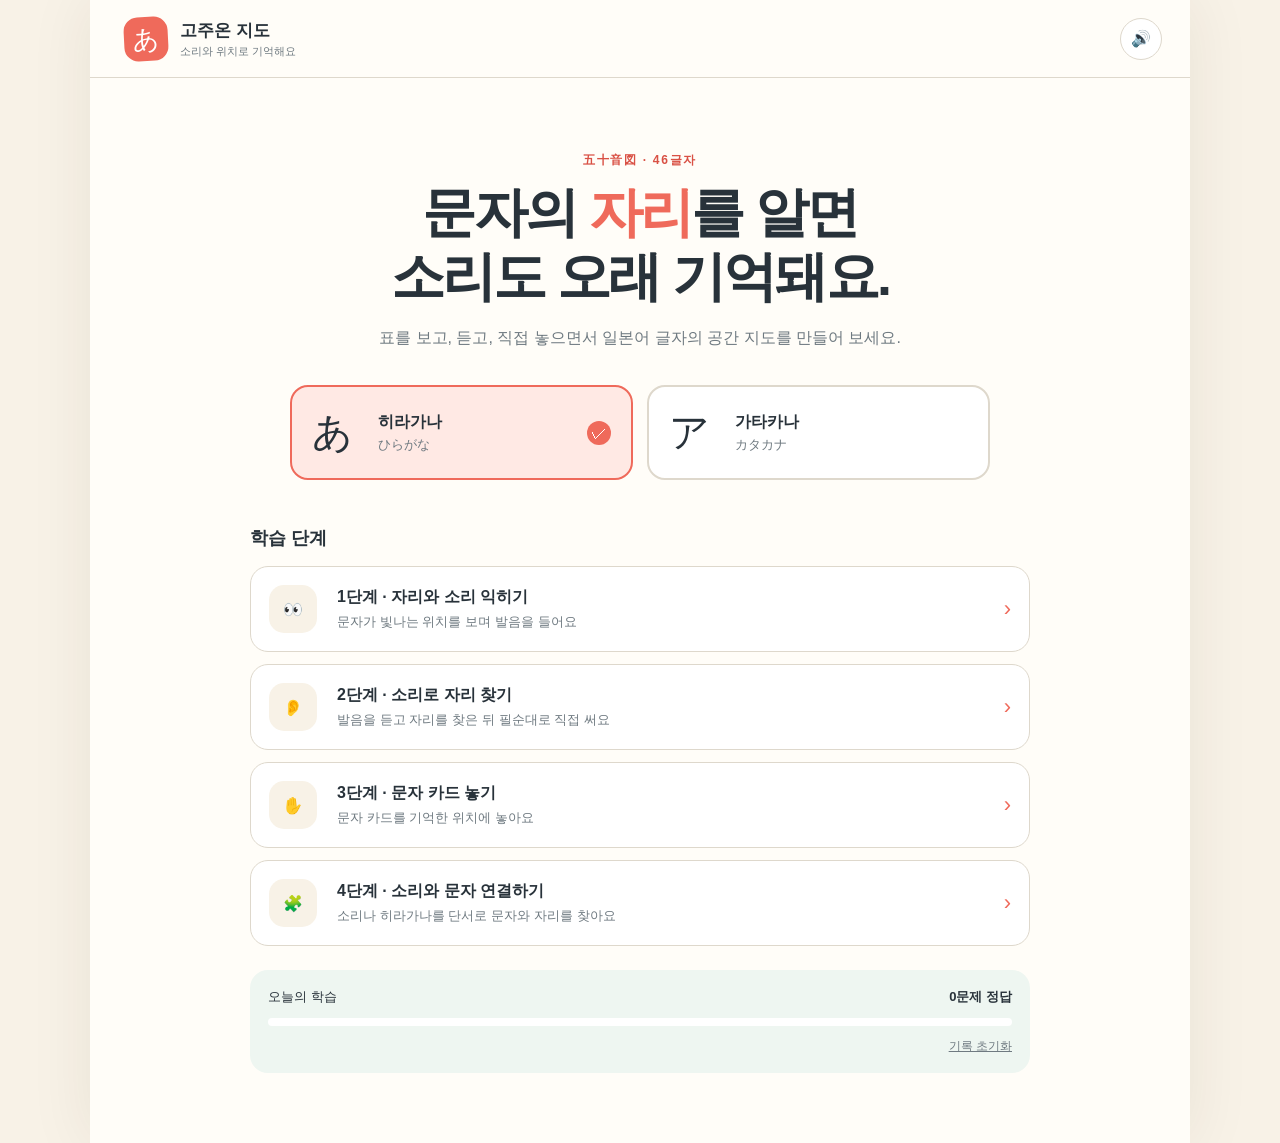
<file: index.html>
<!doctype html>
<html lang="ko">
  <head>
    <meta charset="UTF-8" />
    <meta name="viewport" content="width=device-width, initial-scale=1.0" />
    <meta name="theme-color" content="#f26b5b" />
    <meta name="description" content="소리와 위치로 익히는 히라가나·가타카나 오십음도 학습" />
    <title>고주온 지도</title>
    <link rel="stylesheet" href="styles.css" />
  </head>
  <body>
    <div class="app-shell">
      <header class="topbar">
        <button class="brand" id="homeButton" aria-label="처음으로">
          <span class="brand-mark">あ</span>
          <span><strong>고주온 지도</strong><small>소리와 위치로 기억해요</small></span>
        </button>
        <button class="icon-button" id="soundButton" aria-label="소리 켜기/끄기" title="소리 켜기/끄기">🔊</button>
      </header>

      <main>
        <section id="homeScreen" class="screen active">
          <div class="hero">
            <p class="eyebrow">五十音図 · 46글자</p>
            <h1>문자의 <em>자리</em>를 알면<br />소리도 오래 기억돼요.</h1>
            <p>표를 보고, 듣고, 직접 놓으면서 일본어 글자의 공간 지도를 만들어 보세요.</p>
          </div>

          <div class="script-picker" role="group" aria-label="문자 선택">
            <button class="script-card selected" data-script="hiragana">
              <span class="sample">あ</span><span><strong>히라가나</strong><small>ひらがな</small></span><span class="check">✓</span>
            </button>
            <button class="script-card" data-script="katakana">
              <span class="sample">ア</span><span><strong>가타카나</strong><small>カタカナ</small></span><span class="check">✓</span>
            </button>
          </div>

          <h2 class="section-title">학습 단계</h2>
          <div class="lesson-list" id="lessonList"></div>

          <div class="progress-card">
            <div><span>오늘의 학습</span><strong id="totalCorrect">0문제 정답</strong></div>
            <div class="progress-track"><div id="progressFill"></div></div>
            <button id="resetProgress" class="text-button">기록 초기화</button>
          </div>
        </section>

        <section id="lessonScreen" class="screen">
          <div class="lesson-header">
            <button class="back-button" id="backButton">← 나가기</button>
            <div class="lesson-heading">
              <span id="lessonBadge">히라가나 · 1단계</span>
              <h1 id="lessonTitle">자리와 소리 익히기</h1>
            </div>
            <div class="score-pill"><span id="questionProgress">1 / 10</span><strong id="scoreText">정답 0</strong></div>
          </div>

          <div class="instruction" id="instruction"></div>
          <div class="prompt-card" id="promptCard" hidden>
            <span class="prompt-label" id="promptLabel">들리는 문자의 자리를 찾아보세요</span>
            <strong id="promptCharacter"></strong>
            <span id="rowHint" class="row-hint" hidden></span>
            <button id="replayButton" class="replay-button">▶ 소리 듣기</button>
          </div>

          <div class="board-wrap">
            <div id="gojuonBoard" class="gojuon-board" aria-label="오십음도표"></div>
          </div>

          <div id="cardArea" class="card-area" hidden>
            <p>문자 카드를 선택한 뒤 알맞은 칸을 누르세요.</p>
            <div id="cardTray" class="card-tray"></div>
          </div>

          <div class="lesson-actions">
            <button id="playSequenceButton" class="primary-button">▶ 학습 시작</button>
            <button id="nextButton" class="primary-button" hidden>다음 문제 →</button>
          </div>
          <div id="feedback" class="feedback" aria-live="polite"></div>
        </section>

        <section id="resultScreen" class="screen result-screen">
          <div class="result-icon">花</div>
          <p class="eyebrow">학습 완료</p>
          <h1 id="resultTitle">참 잘했어요!</h1>
          <p id="resultSummary"></p>
          <div class="result-stats">
            <div><strong id="resultScore">0</strong><span>정답</span></div>
            <div><strong id="resultAccuracy">0%</strong><span>정확도</span></div>
          </div>
          <button id="retryButton" class="primary-button">한 번 더 하기</button>
          <button id="resultHomeButton" class="secondary-button">학습 단계로 돌아가기</button>
        </section>
      </main>

      <div id="strokePractice" class="stroke-practice" hidden>
        <div class="stroke-backdrop"></div>
        <section class="stroke-dialog" role="dialog" aria-modal="true" aria-labelledby="strokeTitle">
          <p class="eyebrow">필순 안내</p>
          <h2 id="strokeTitle"><span id="strokeCharacter">あ</span>를 따라 써보세요</h2>
          <p class="stroke-description">붉은 선이 나타나는 순서와 방향을 잘 살펴보세요.</p>
          <div class="stroke-canvas">
            <span class="guide-line vertical"></span>
            <span class="guide-line horizontal"></span>
            <img id="strokeImage" alt="문자 획순 애니메이션" />
          </div>
          <button id="replayStrokeButton" class="secondary-button">↻ 필순 다시 보기</button>
          <div class="paper-prompt">
            <span>✏️</span>
            <div><strong>이제 종이나 연습장에 직접 써보세요.</strong><small>천천히 필순을 지키며 3번 써봅니다.</small></div>
          </div>
          <button id="writingDoneButton" class="primary-button">다 썼어요 →</button>
        </section>
      </div>
    </div>
    <script src="app.js"></script>
  </body>
</html>
</file>
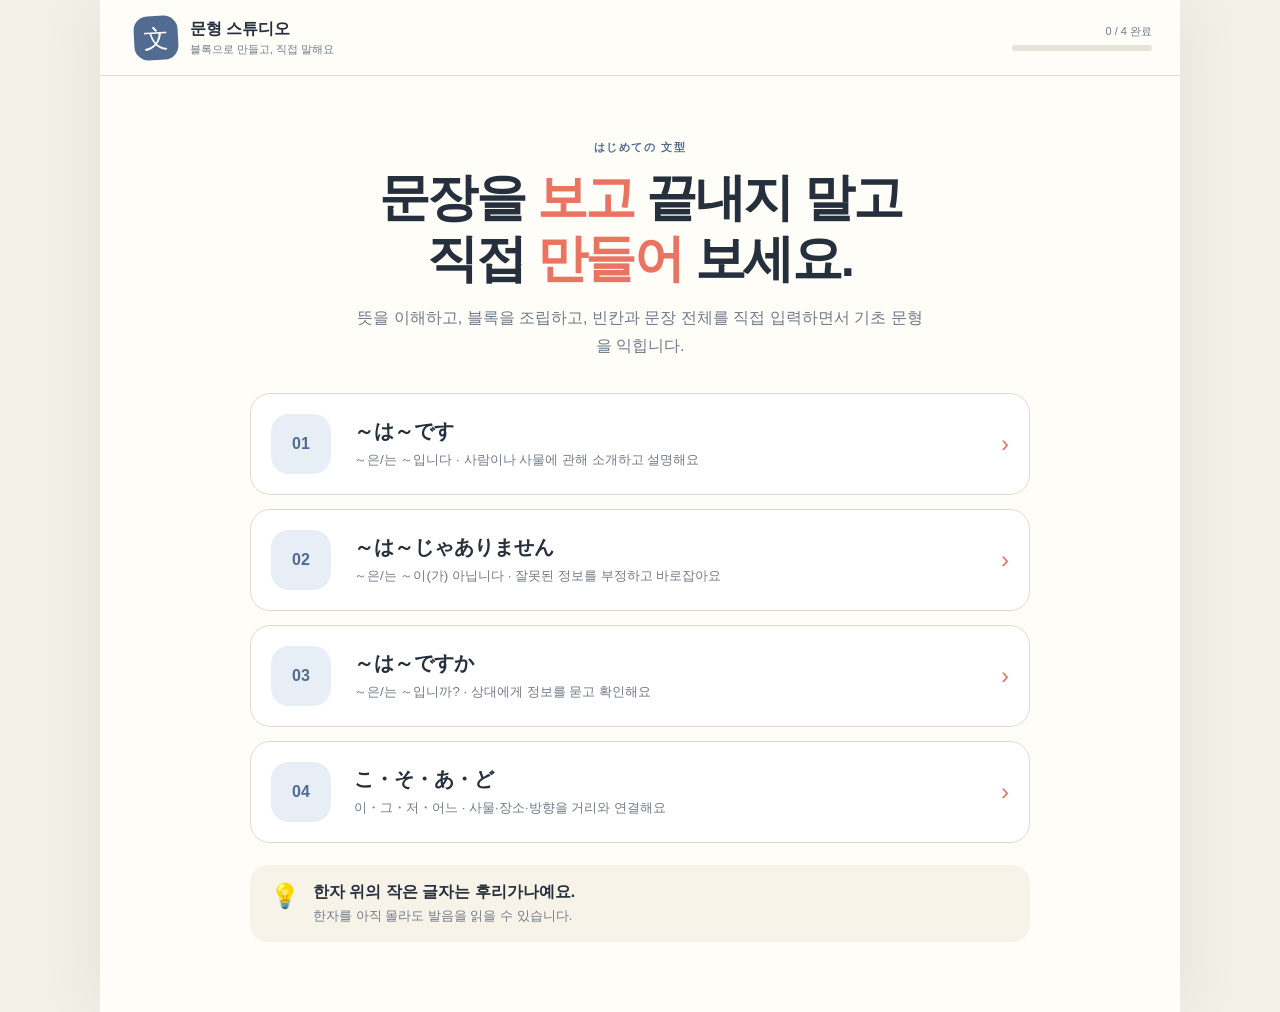
<file: bunkei-app/index.html>
<!doctype html>
<html lang="ko">
  <head>
    <meta charset="UTF-8" />
    <meta name="viewport" content="width=device-width, initial-scale=1.0" />
    <meta name="theme-color" content="#516b91" />
    <meta name="description" content="블록과 공간으로 익히는 일본어 기초 문형 학습 앱" />
    <title>문형 스튜디오</title>
    <link rel="stylesheet" href="styles.css" />
    <link rel="stylesheet" href="spiral.css" />
  </head>
  <body>
    <div class="app-shell">
      <header class="topbar">
        <button class="brand" id="homeButton" aria-label="처음으로">
          <span class="brand-mark">文</span>
          <span><strong>문형 스튜디오</strong><small>블록으로 만들고, 직접 말해요</small></span>
        </button>
        <div class="top-progress" aria-label="학습 진도"><span id="progressText">0 / 4 완료</span><div><i id="progressFill"></i></div></div>
      </header>

      <main>
        <section id="homeScreen" class="screen active">
          <div class="hero">
            <p class="eyebrow">はじめての 文型</p>
            <h1>문장을 <em>보고</em> 끝내지 말고<br />직접 <em>만들어</em> 보세요.</h1>
            <p>뜻을 이해하고, 블록을 조립하고, 빈칸과 문장 전체를 직접 입력하면서 기초 문형을 익힙니다.</p>
          </div>
          <div class="unit-list" id="unitList"></div>
          <aside class="study-tip"><span>💡</span><div><strong>한자 위의 작은 글자는 후리가나예요.</strong><p>한자를 아직 몰라도 발음을 읽을 수 있습니다.</p></div></aside>
        </section>

        <section id="lessonScreen" class="screen">
          <header class="lesson-header">
            <button class="back-button" id="backButton">← 단원 선택</button>
            <div><span id="unitBadge">1단원</span><h1 id="unitTitle">～は～です</h1></div>
          </header>

          <nav class="phase-tabs" aria-label="학습 단계">
            <button data-phase="learn" class="active">1. 알아보기</button>
            <button data-phase="blocks">2. 블록 연습</button>
            <button data-phase="typing">3. 빈칸 입력</button>
            <button data-phase="full">4. 문장 입력</button>
          </nav>

          <section id="learnPhase" class="phase active"></section>

          <section id="blocksPhase" class="phase">
            <div class="practice-head">
              <p class="eyebrow">BLOCK PRACTICE</p>
              <h2>한국어에 맞게 문장을 만드세요.</h2>
              <span id="blockCounter">1 / 4</span>
            </div>
            <article class="question-card">
              <div id="sceneVisual" class="scene-visual"></div>
              <p id="koreanPrompt" class="korean-prompt"></p>
              <div id="answerZone" class="answer-zone" aria-label="문장 답안"></div>
              <div id="blockBank" class="block-bank" aria-label="선택할 문장 블록"></div>
              <div class="button-row">
                <button id="undoBlock" class="secondary-button">↶ 하나 되돌리기</button>
                <button id="checkBlocks" class="primary-button">정답 확인</button>
              </div>
              <p id="blockFeedback" class="feedback" aria-live="polite"></p>
            </article>
          </section>

          <section id="typingPhase" class="phase">
            <div class="practice-head">
              <p class="eyebrow">SPIRAL PRACTICE</p>
              <h2>문장의 빈칸에 들어갈 어휘를 입력하세요.</h2>
              <span id="typingCounter">1 / 4</span>
            </div>
            <article class="typing-card">
              <p id="clozeKorean" class="korean-prompt"></p>
              <div id="clozeSentence" class="cloze-sentence"></div>
              <span class="typing-label">후보 어휘를 참고해 빈칸의 읽기를 입력하세요.</span>
              <div id="candidateWords" class="candidate-words"></div>
              <input id="clozeInput" class="japanese-input" lang="ja" inputmode="text" autocomplete="off" placeholder="일본어로 입력" />
              <button id="checkTyping" class="primary-button">입력 확인</button>
              <p id="typingFeedback" class="feedback" aria-live="polite"></p>
              <div id="exampleAfterTyping" class="example-after" hidden></div>
            </article>
          </section>

          <section id="fullPhase" class="phase">
            <div class="practice-head">
              <p class="eyebrow">FINAL SENTENCE</p>
              <h2>한국어 문장을 일본어로 완성하세요.</h2>
              <span>1문제</span>
            </div>
            <article class="typing-card">
              <div class="vocab-icon">✍️</div>
              <span class="typing-label">문장 전체를 일본어로 입력하세요.</span>
              <h3 id="fullKorean"></h3>
              <input id="fullInput" class="japanese-input full-input" lang="ja" inputmode="text" autocomplete="off" placeholder="일본어 문장 입력" />
              <p class="input-note">띄어쓰기와 문장부호는 채점에 영향을 주지 않습니다.</p>
              <button id="checkFull" class="primary-button">문장 확인</button>
              <p id="fullFeedback" class="feedback" aria-live="polite"></p>
              <div id="fullAnswer" class="example-after" hidden></div>
            </article>
          </section>
        </section>
      </main>
    </div>
    <script src="app.js"></script>
  </body>
</html>
</file>
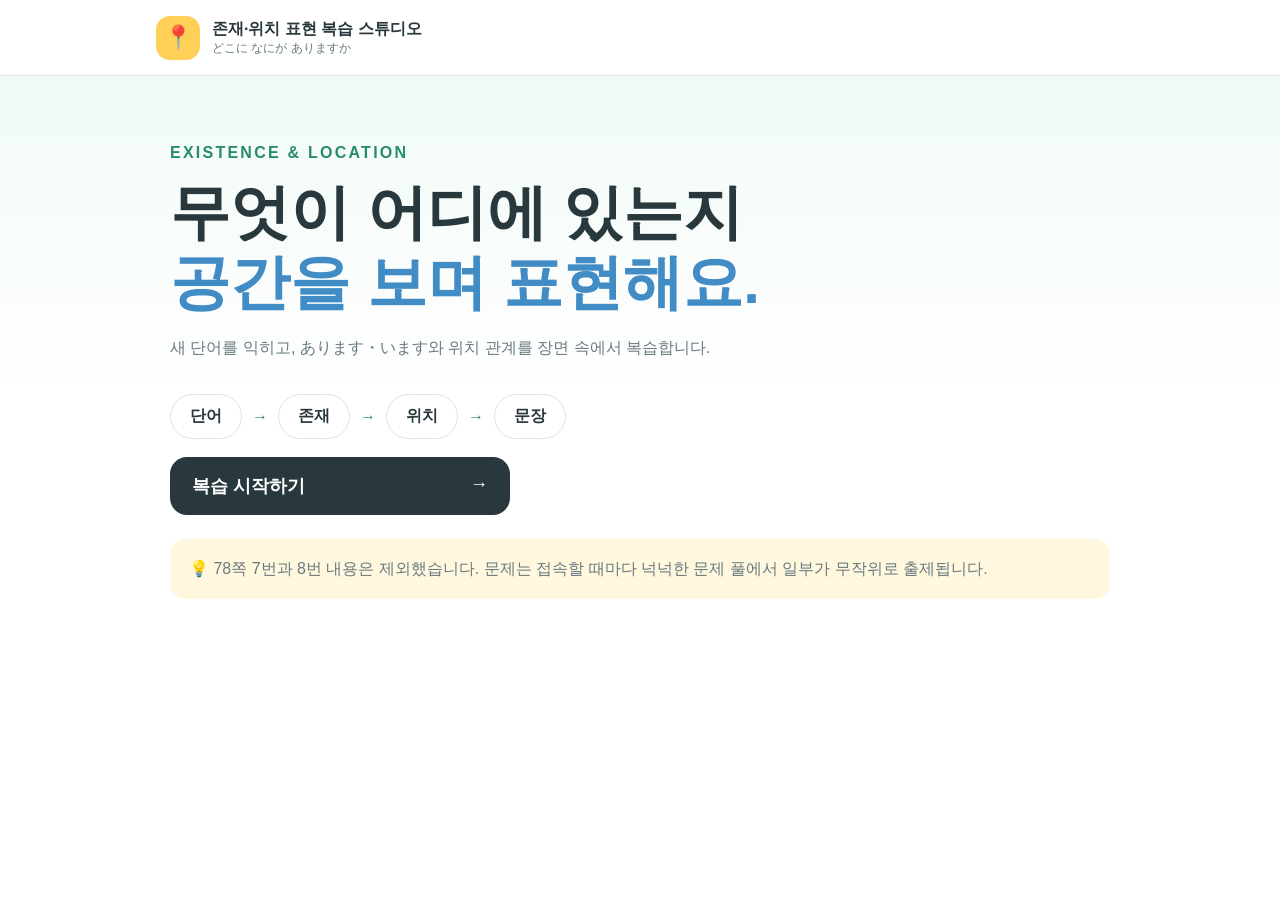
<file: existence-review-app/index.html>
<!doctype html>
<html lang="ko">
<head>
  <meta charset="utf-8">
  <meta name="viewport" content="width=device-width,initial-scale=1">
  <title>존재·위치 표현 복습 스튜디오</title>
  <link rel="stylesheet" href="styles.css">
  <link rel="stylesheet" href="scene-fix.css">
</head>
<body>
<header><button id="homeBtn" class="brand"><b>📍</b><span><strong>존재·위치 표현 복습 스튜디오</strong><small>どこに なにが ありますか</small></span></button></header>
<main>
  <section id="home" class="screen active">
    <p class="eyebrow">EXISTENCE & LOCATION</p>
    <h1>무엇이 어디에 있는지<br><em>공간을 보며 표현해요.</em></h1>
    <p class="lead">새 단어를 익히고, あります・います와 위치 관계를 장면 속에서 복습합니다.</p>
    <div class="route"><span>단어</span><i>→</i><span>존재</span><i>→</i><span>위치</span><i>→</i><span>문장</span></div>
    <button id="startBtn" class="start">복습 시작하기 <b>→</b></button>
    <aside>💡 78쪽 7번과 8번 내용은 제외했습니다. 문제는 접속할 때마다 넉넉한 문제 풀에서 일부가 무작위로 출제됩니다.</aside>
  </section>
  <section id="lesson" class="screen">
    <button id="backBtn" class="back">← 처음으로</button>
    <div class="lesson-title"><span>復習</span><div><h2>존재와 위치 관계</h2><p>あります・います・위치 명사</p></div></div>
    <nav id="tabs"></nav><div id="content"></div>
  </section>
</main>
<script src="app.js?v=2"></script>
</body>
</html>
</file>
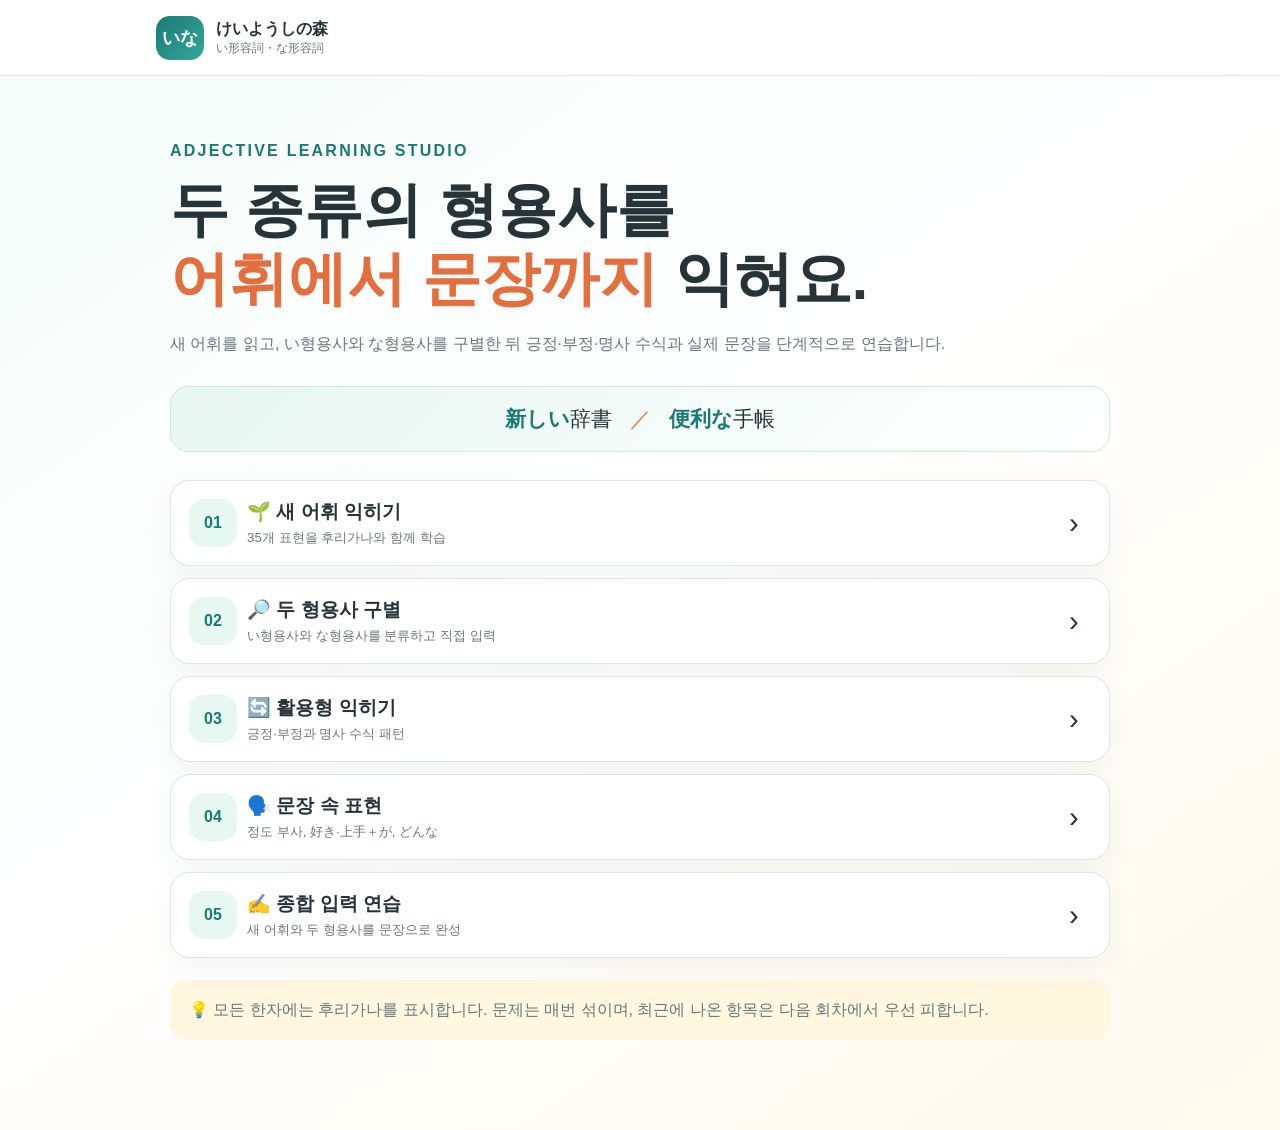
<file: keiyoushi-no-mori/index.html>
<!doctype html>
<html lang="ko">
<head>
  <meta charset="utf-8">
  <meta name="viewport" content="width=device-width,initial-scale=1">
  <meta name="theme-color" content="#197a74">
  <meta name="description" content="새 어휘와 문장으로 익히는 일본어 い형용사·な형용사 학습 앱">
  <title>けいようしの森 — い・な형용사 학습</title>
  <link rel="stylesheet" href="style.css?v=3">
  <link rel="stylesheet" href="improvements.css?v=3">
</head>
<body>
<header><button id="homeBtn" class="brand"><b>いな</b><span><strong>けいようしの森</strong><small>い形容詞・な形容詞</small></span></button></header>
<main>
  <section id="home" class="screen active">
    <p class="eyebrow">ADJECTIVE LEARNING STUDIO</p>
    <h1>두 종류의 형용사를<br><em>어휘에서 문장까지</em> 익혀요.</h1>
    <p class="lead">새 어휘를 읽고, い형용사와 な형용사를 구별한 뒤 긍정·부정·명사 수식과 실제 문장을 단계적으로 연습합니다.</p>
    <div class="preview"><span><b>新しい</b>辞書</span><i>／</i><span><b>便利な</b>手帳</span></div>
    <div id="unitList" class="unit-list"></div>
    <aside>💡 모든 한자에는 후리가나를 표시합니다. 문제는 매번 섞이며, 최근에 나온 항목은 다음 회차에서 우선 피합니다.</aside>
  </section>
  <section id="lesson" class="screen">
    <button id="backBtn" class="back">← 학습 선택</button>
    <div class="lesson-title"><span id="badge"></span><div><h2 id="title"></h2><p id="subtitle"></p></div></div>
    <nav id="tabs"></nav><div id="content"></div>
  </section>
</main>
<script src="script.js?v=3"></script>
</body>
</html>
</file>
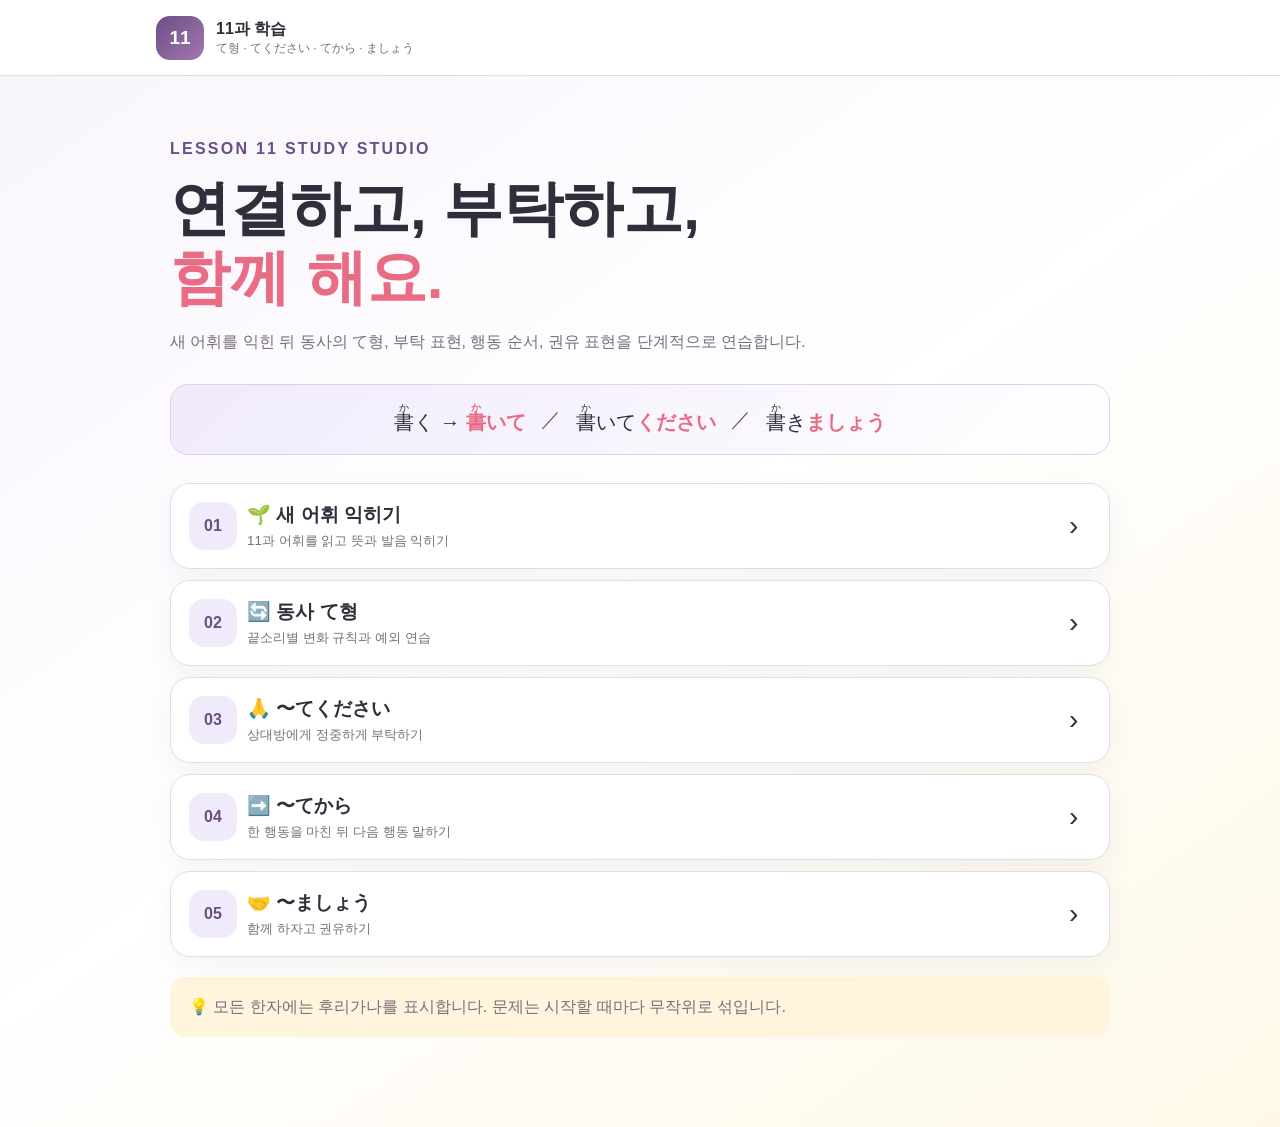
<file: lesson11-app/index.html>
<!doctype html><html lang="ko"><head><meta charset="utf-8"><meta name="viewport" content="width=device-width,initial-scale=1"><meta name="theme-color" content="#6b4d87"><meta name="description" content="일본어 11과 어휘, 동사 て형, てください, てから, ましょう 학습 앱"><title>11과 학습 — て형과 ましょう</title><link rel="stylesheet" href="style.css?v=1"></head>
<body><header><button id="homeBtn" class="brand"><b>11</b><span><strong>11과 학습</strong><small>て형 · てください · てから · ましょう</small></span></button></header><main>
<section id="home" class="screen active"><p class="eyebrow">LESSON 11 STUDY STUDIO</p><h1>연결하고, 부탁하고,<br><em>함께 해요.</em></h1><p class="lead">새 어휘를 익힌 뒤 동사의 て형, 부탁 표현, 행동 순서, 권유 표현을 단계적으로 연습합니다.</p><div class="preview"><span><ruby>書<rt>か</rt></ruby>く → <b><ruby>書<rt>か</rt></ruby>いて</b></span><i>／</i><span><ruby>書<rt>か</rt></ruby>いて<b>ください</b></span><i>／</i><span><ruby>書<rt>か</rt></ruby>き<b>ましょう</b></span></div><div id="unitList" class="unit-list"></div><aside>💡 모든 한자에는 후리가나를 표시합니다. 문제는 시작할 때마다 무작위로 섞입니다.</aside></section>
<section id="lesson" class="screen"><button id="backBtn" class="back">← 학습 선택</button><div class="lesson-title"><span id="badge"></span><div><h2 id="title"></h2><p id="subtitle"></p></div></div><nav id="tabs"></nav><div id="content"></div></section>
</main><script src="script.js?v=1"></script></body></html>
</file>
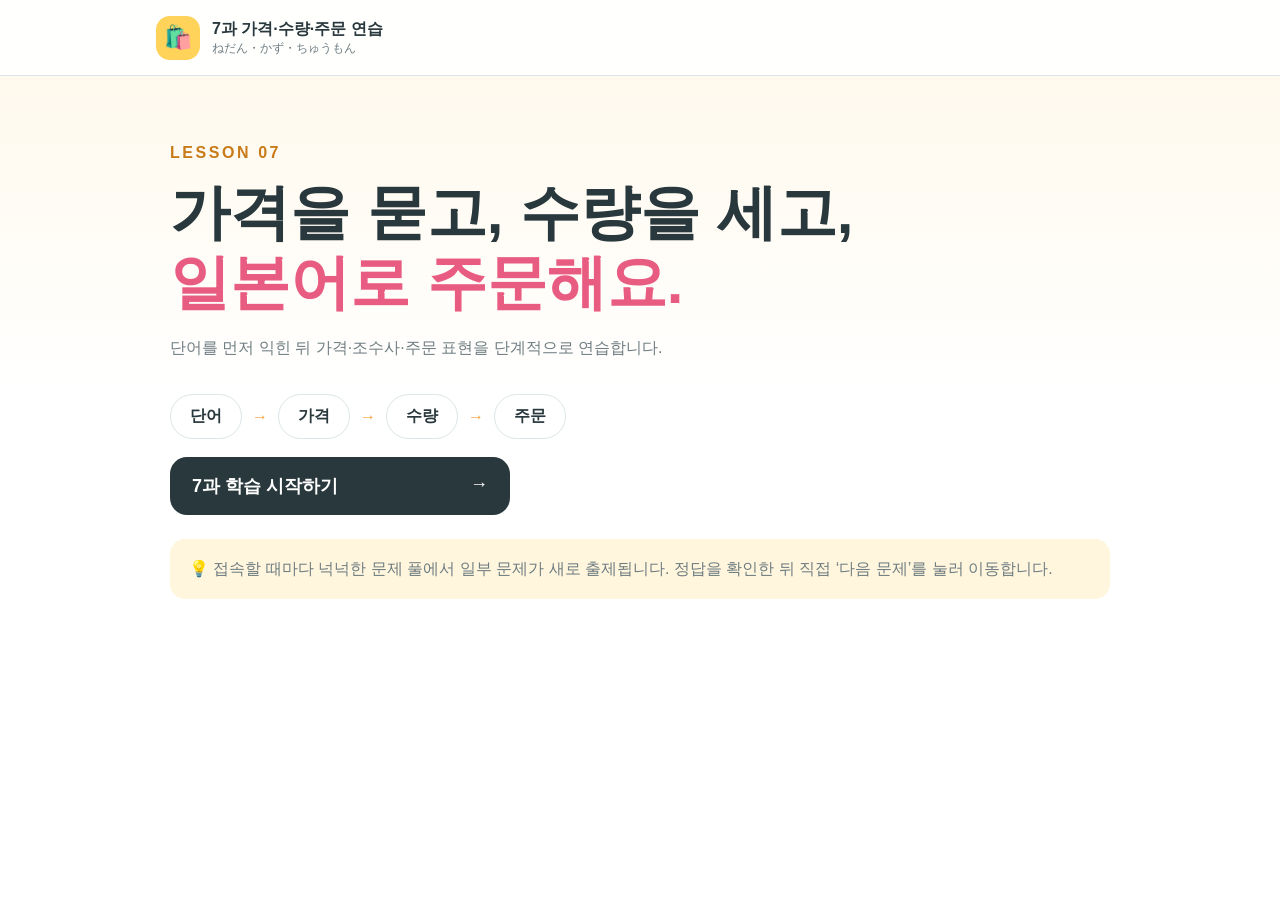
<file: lesson7-app/index.html>
<!doctype html>
<html lang="ko">
<head>
  <meta charset="utf-8">
  <meta name="viewport" content="width=device-width, initial-scale=1">
  <title>7과 가격·수량·주문 연습</title>
  <link rel="stylesheet" href="styles.css">
</head>
<body>
  <header>
    <button id="homeBtn" class="brand" type="button">
      <b>🛍️</b>
      <span><strong>7과 가격·수량·주문 연습</strong><small>ねだん・かず・ちゅうもん</small></span>
    </button>
  </header>
  <main>
    <section id="home" class="screen active">
      <p class="eyebrow">LESSON 07</p>
      <h1>가격을 묻고, 수량을 세고,<br><em>일본어로 주문해요.</em></h1>
      <p class="lead">단어를 먼저 익힌 뒤 가격·조수사·주문 표현을 단계적으로 연습합니다.</p>
      <div class="roadmap">
        <span>단어</span><i>→</i><span>가격</span><i>→</i><span>수량</span><i>→</i><span>주문</span>
      </div>
      <button id="startBtn" class="start" type="button">7과 학습 시작하기 <b>→</b></button>
      <aside>💡 접속할 때마다 넉넉한 문제 풀에서 일부 문제가 새로 출제됩니다. 정답을 확인한 뒤 직접 ‘다음 문제’를 눌러 이동합니다.</aside>
    </section>
    <section id="lesson" class="screen">
      <button id="backBtn" class="back" type="button">← 처음으로</button>
      <div class="lesson-title"><span>07</span><div><h2>가격·수량·주문</h2><p>いくらですか・～と～ください・조수사</p></div></div>
      <nav id="tabs"></nav>
      <div id="content"></div>
    </section>
  </main>
  <script src="app.js"></script>
</body>
</html>
</file>
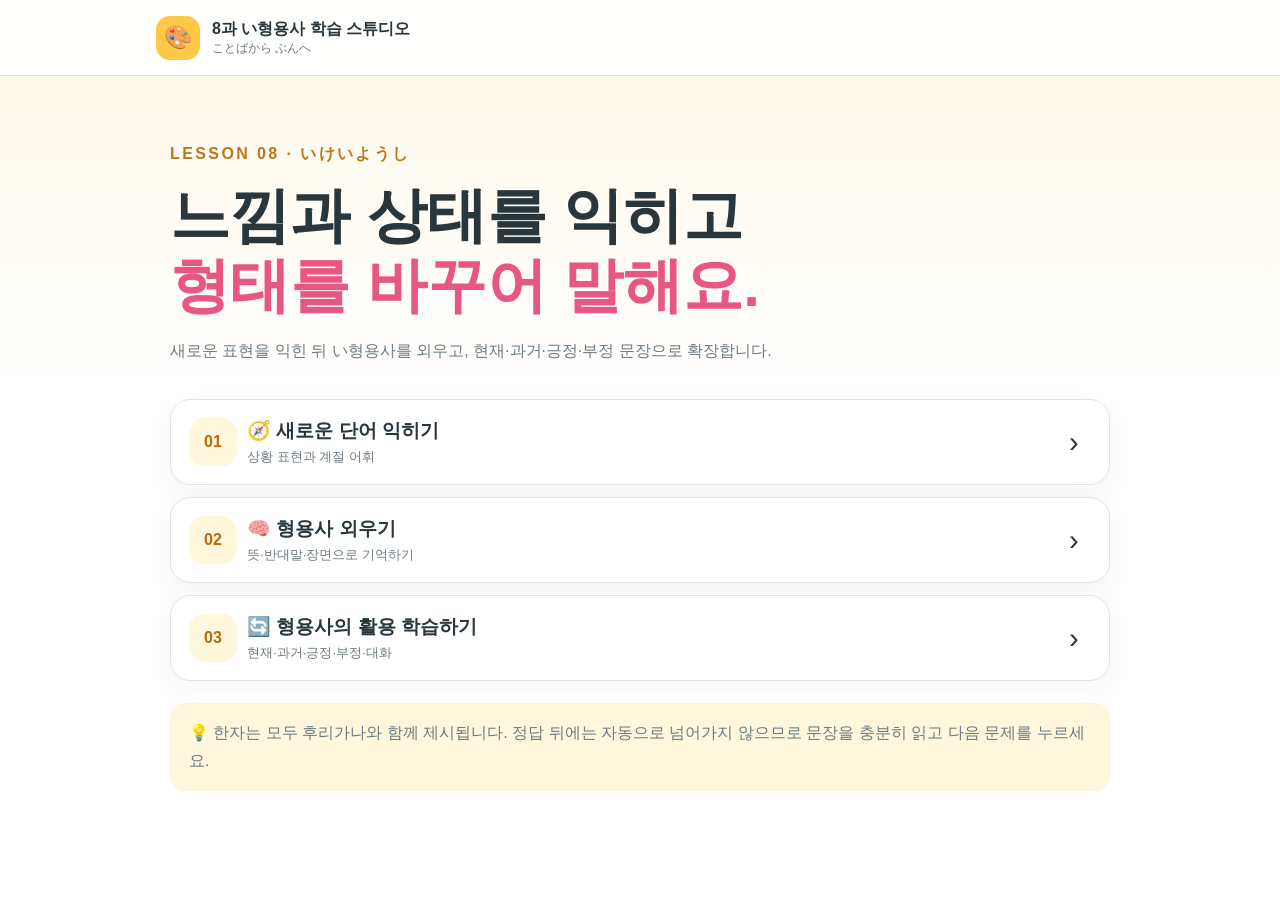
<file: lesson8-app/index.html>
<!doctype html>
<html lang="ko">
<head>
  <meta charset="utf-8">
  <meta name="viewport" content="width=device-width,initial-scale=1">
  <title>8과 い형용사 학습 스튜디오</title>
  <link rel="stylesheet" href="styles.css">
</head>
<body>
<header><button id="homeBtn" class="brand"><b>🎨</b><span><strong>8과 い형용사 학습 스튜디오</strong><small>ことばから ぶんへ</small></span></button></header>
<main>
  <section id="home" class="screen active">
    <p class="eyebrow">LESSON 08 · いけいようし</p>
    <h1>느낌과 상태를 익히고<br><em>형태를 바꾸어 말해요.</em></h1>
    <p class="lead">새로운 표현을 익힌 뒤 い형용사를 외우고, 현재·과거·긍정·부정 문장으로 확장합니다.</p>
    <div id="unitList" class="unit-list"></div>
    <aside>💡 한자는 모두 후리가나와 함께 제시됩니다. 정답 뒤에는 자동으로 넘어가지 않으므로 문장을 충분히 읽고 다음 문제를 누르세요.</aside>
  </section>
  <section id="lesson" class="screen">
    <button id="backBtn" class="back">← 학습 선택</button>
    <div class="lesson-title"><span id="badge"></span><div><h2 id="title"></h2><p id="subtitle"></p></div></div>
    <nav id="tabs"></nav><div id="content"></div>
  </section>
</main>
<script src="app.js"></script>
</body>
</html>
</file>
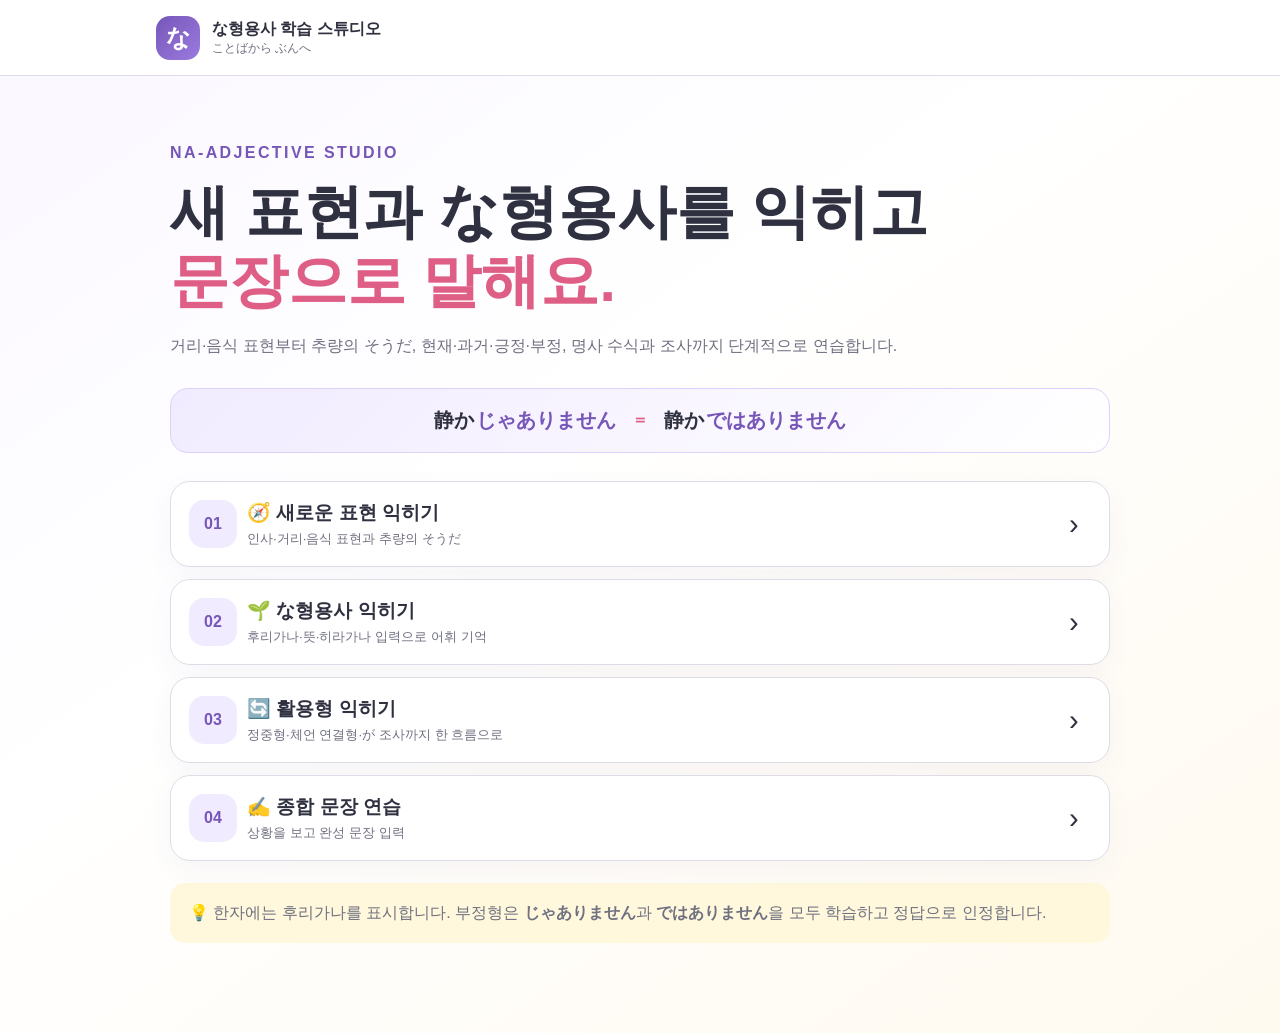
<file: lesson9-app/index.html>
<!doctype html>
<html lang="ko">
<head>
  <meta charset="utf-8">
  <meta name="viewport" content="width=device-width,initial-scale=1">
  <meta name="theme-color" content="#7656b8">
  <meta name="description" content="새 표현과 후리가나, 문장 연습으로 익히는 일본어 な형용사 학습 앱">
  <title>な형용사 학습 스튜디오</title>
  <link rel="stylesheet" href="styles.css?v=3">
</head>
<body>
<header>
  <button id="homeBtn" class="brand" aria-label="처음으로">
    <b>な</b><span><strong>な형용사 학습 스튜디오</strong><small>ことばから ぶんへ</small></span>
  </button>
</header>
<main>
  <section id="home" class="screen active">
    <p class="eyebrow">NA-ADJECTIVE STUDIO</p>
    <h1>새 표현과 な형용사를 익히고<br><em>문장으로 말해요.</em></h1>
    <p class="lead">거리·음식 표현부터 추량의 そうだ, 현재·과거·긍정·부정, 명사 수식과 조사까지 단계적으로 연습합니다.</p>
    <div class="form-preview" aria-label="부정형 두 표현 안내">
      <span>静か<b>じゃありません</b></span><i>＝</i><span>静か<b>ではありません</b></span>
    </div>
    <div id="unitList" class="unit-list"></div>
    <aside>💡 한자에는 후리가나를 표시합니다. 부정형은 <b>じゃありません</b>과 <b>ではありません</b>을 모두 학습하고 정답으로 인정합니다.</aside>
  </section>

  <section id="lesson" class="screen">
    <button id="backBtn" class="back">← 학습 선택</button>
    <div class="lesson-title"><span id="badge"></span><div><h2 id="title"></h2><p id="subtitle"></p></div></div>
    <nav id="tabs" aria-label="학습 단계"></nav>
    <div id="content"></div>
  </section>
</main>
<script src="app.js?v=3"></script>
</body>
</html>
</file>
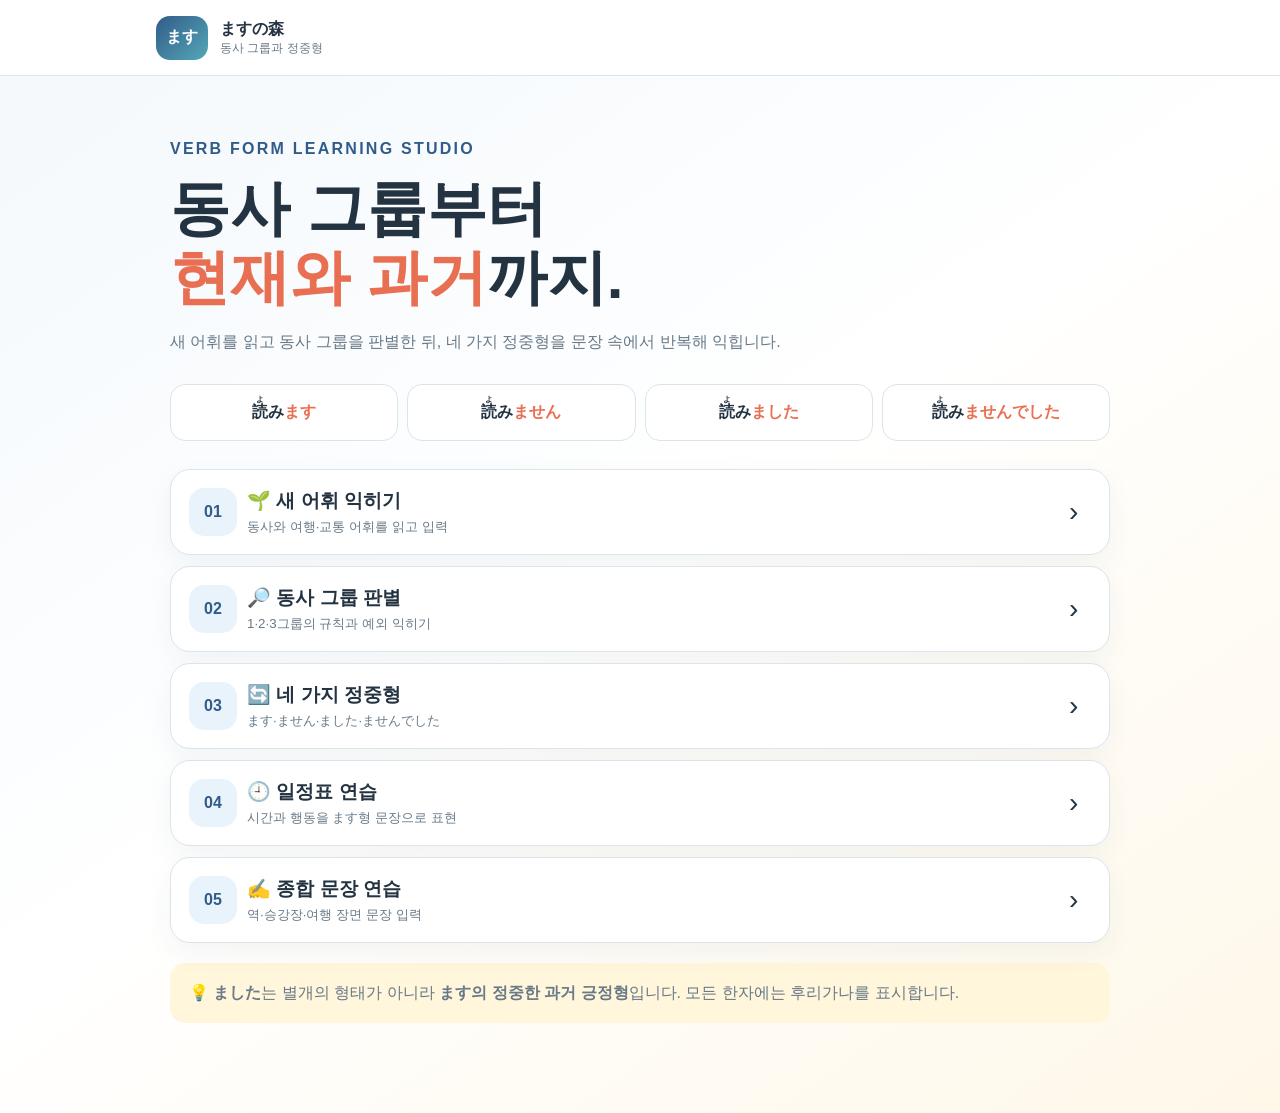
<file: masu-no-mori/index.html>
<!doctype html>
<html lang="ko">
<head>
  <meta charset="utf-8">
  <meta name="viewport" content="width=device-width,initial-scale=1">
  <meta name="theme-color" content="#315c89">
  <meta name="description" content="일본어 동사 그룹과 ます·ません·ました·ませんでした를 단계적으로 익히는 학습 앱">
  <title>ますの森 — 일본어 동사 정중형 학습</title>
  <link rel="stylesheet" href="style.css?v=7">
</head>
<body>
<header><button id="homeBtn" class="brand"><b>ます</b><span><strong>ますの森</strong><small>동사 그룹과 정중형</small></span></button></header>
<main>
  <section id="home" class="screen active">
    <p class="eyebrow">VERB FORM LEARNING STUDIO</p>
    <h1>동사 그룹부터<br><em>현재와 과거</em>까지.</h1>
    <p class="lead">새 어휘를 읽고 동사 그룹을 판별한 뒤, 네 가지 정중형을 문장 속에서 반복해 익힙니다.</p>
    <div class="form-preview"><span><ruby>読<rt>よ</rt></ruby>み<b>ます</b></span><span><ruby>読<rt>よ</rt></ruby>み<b>ません</b></span><span><ruby>読<rt>よ</rt></ruby>み<b>ました</b></span><span><ruby>読<rt>よ</rt></ruby>み<b>ませんでした</b></span></div>
    <div id="unitList" class="unit-list"></div>
    <aside>💡 <b>ました</b>는 별개의 형태가 아니라 <b>ます의 정중한 과거 긍정형</b>입니다. 모든 한자에는 후리가나를 표시합니다.</aside>
  </section>
  <section id="lesson" class="screen">
    <button id="backBtn" class="back">← 학습 선택</button>
    <div class="lesson-title"><span id="badge"></span><div><h2 id="title"></h2><p id="subtitle"></p></div></div>
    <nav id="tabs"></nav><div id="content"></div>
  </section>
</main>
<script src="script.js?v=7"></script>
</body>
</html>
</file>
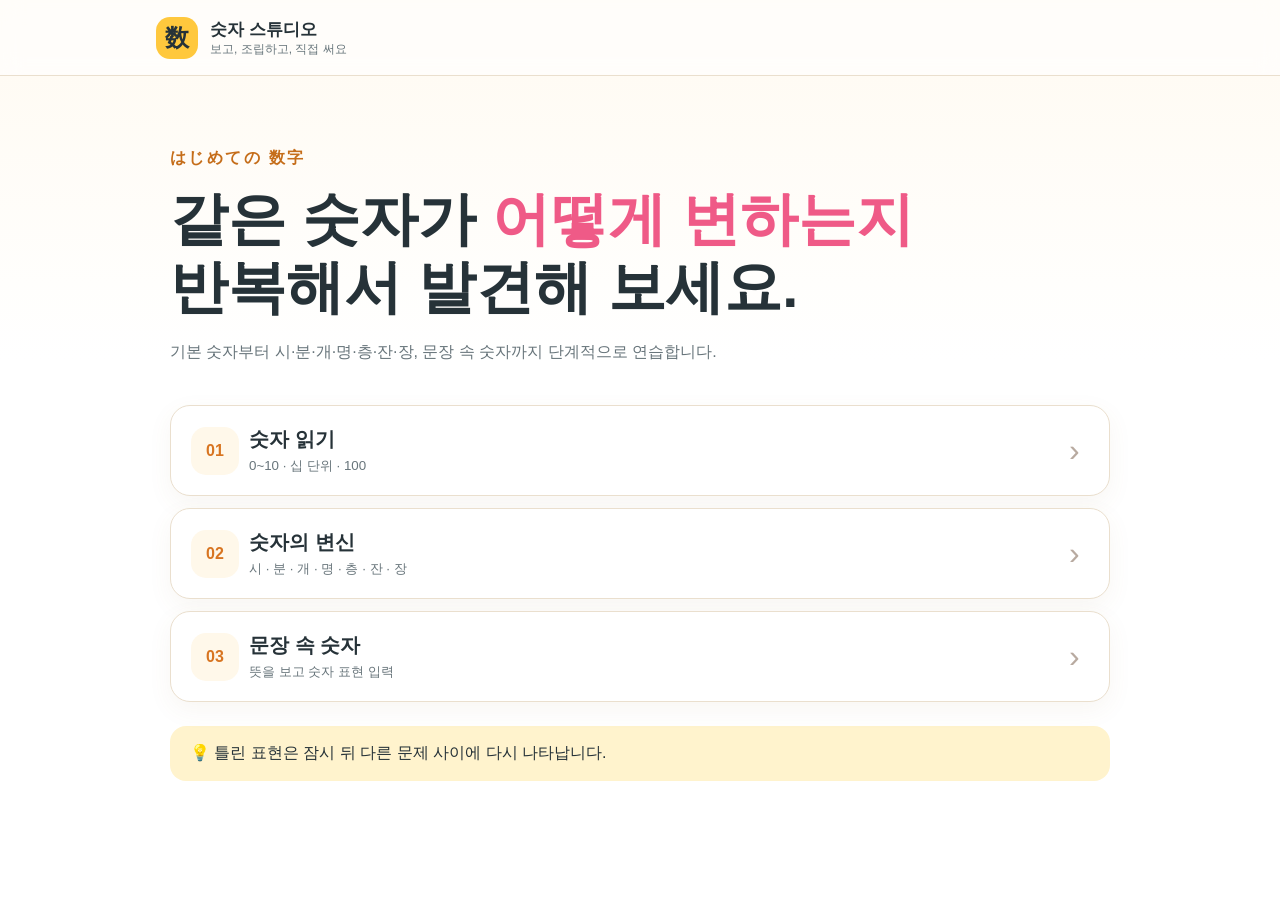
<file: number-app/index.html>
<!doctype html>
<html lang="ko">
<head>
  <meta charset="utf-8">
  <meta name="viewport" content="width=device-width, initial-scale=1">
  <title>숫자 스튜디오</title>
  <link rel="stylesheet" href="styles.css">
</head>
<body>
  <header><button id="homeBtn" class="brand"><b>数</b><span><strong>숫자 스튜디오</strong><small>보고, 조립하고, 직접 써요</small></span></button></header>
  <main>
    <section id="home" class="screen active">
      <p class="eyebrow">はじめての 数字</p>
      <h1>같은 숫자가 <em>어떻게 변하는지</em><br>반복해서 발견해 보세요.</h1>
      <p class="lead">기본 숫자부터 시·분·개·명·층·잔·장, 문장 속 숫자까지 단계적으로 연습합니다.</p>
      <div class="course-list">
        <button class="course" data-course="basic"><span class="num">01</span><span><strong>숫자 읽기</strong><small>0~10 · 십 단위 · 100</small></span><i>›</i></button>
        <button class="course" data-course="counter"><span class="num">02</span><span><strong>숫자의 변신</strong><small>시 · 분 · 개 · 명 · 층 · 잔 · 장</small></span><i>›</i></button>
        <button class="course" data-course="sentence"><span class="num">03</span><span><strong>문장 속 숫자</strong><small>뜻을 보고 숫자 표현 입력</small></span><i>›</i></button>
      </div>
      <aside class="tip">💡 틀린 표현은 잠시 뒤 다른 문제 사이에 다시 나타납니다.</aside>
    </section>

    <section id="lesson" class="screen">
      <div class="lesson-head"><button id="backBtn" class="back">← 과정 선택</button><span id="badge"></span><h2 id="lessonTitle"></h2></div>
      <nav id="tabs" aria-label="학습 단계"></nav>
      <div id="content"></div>
    </section>
  </main>
  <script src="app.js"></script>
</body>
</html>
</file>
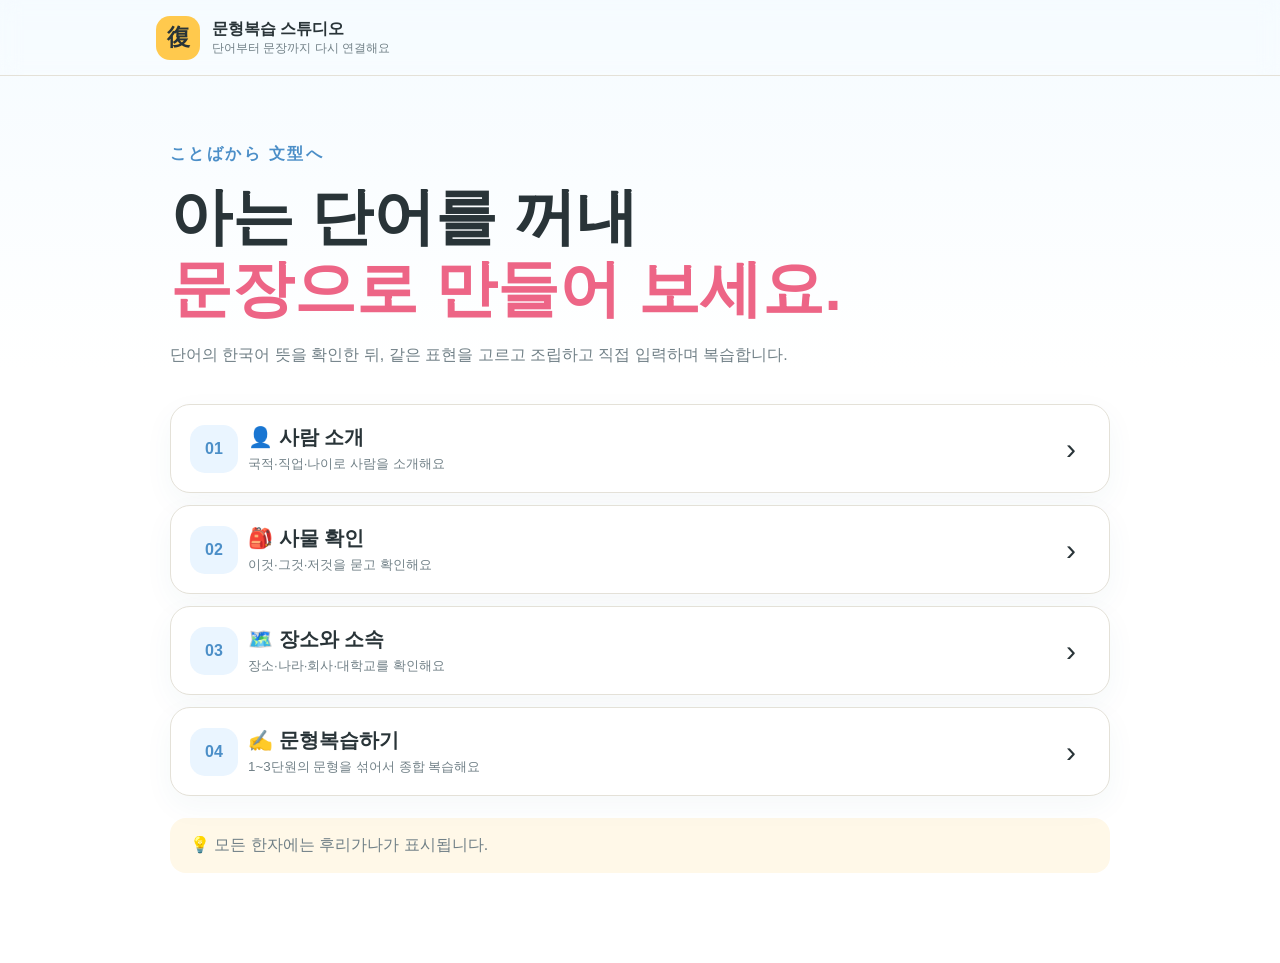
<file: review-app/index.html>
<!doctype html>
<html lang="ko">
<head>
  <meta charset="utf-8">
  <meta name="viewport" content="width=device-width,initial-scale=1">
  <title>문형복습 스튜디오</title>
  <link rel="stylesheet" href="styles.css">
</head>
<body>
  <header><button id="homeBtn" class="brand"><b>復</b><span><strong>문형복습 스튜디오</strong><small>단어부터 문장까지 다시 연결해요</small></span></button></header>
  <main>
    <section id="home" class="screen active">
      <p class="eyebrow">ことばから 文型へ</p>
      <h1>아는 단어를 꺼내<br><em>문장으로 만들어 보세요.</em></h1>
      <p class="lead">단어의 한국어 뜻을 확인한 뒤, 같은 표현을 고르고 조립하고 직접 입력하며 복습합니다.</p>
      <div id="unitList" class="unit-list"></div>
      <aside>💡 모든 한자에는 후리가나가 표시됩니다.</aside>
    </section>
    <section id="lesson" class="screen">
      <button id="backBtn" class="back">← 단원 선택</button>
      <div class="lesson-title"><span id="badge"></span><div><h2 id="title"></h2><p id="subtitle"></p></div></div>
      <nav id="tabs" aria-label="복습 단계"></nav>
      <div id="content"></div>
    </section>
  </main>
  <script src="app.js"></script>
</body>
</html>
</file>
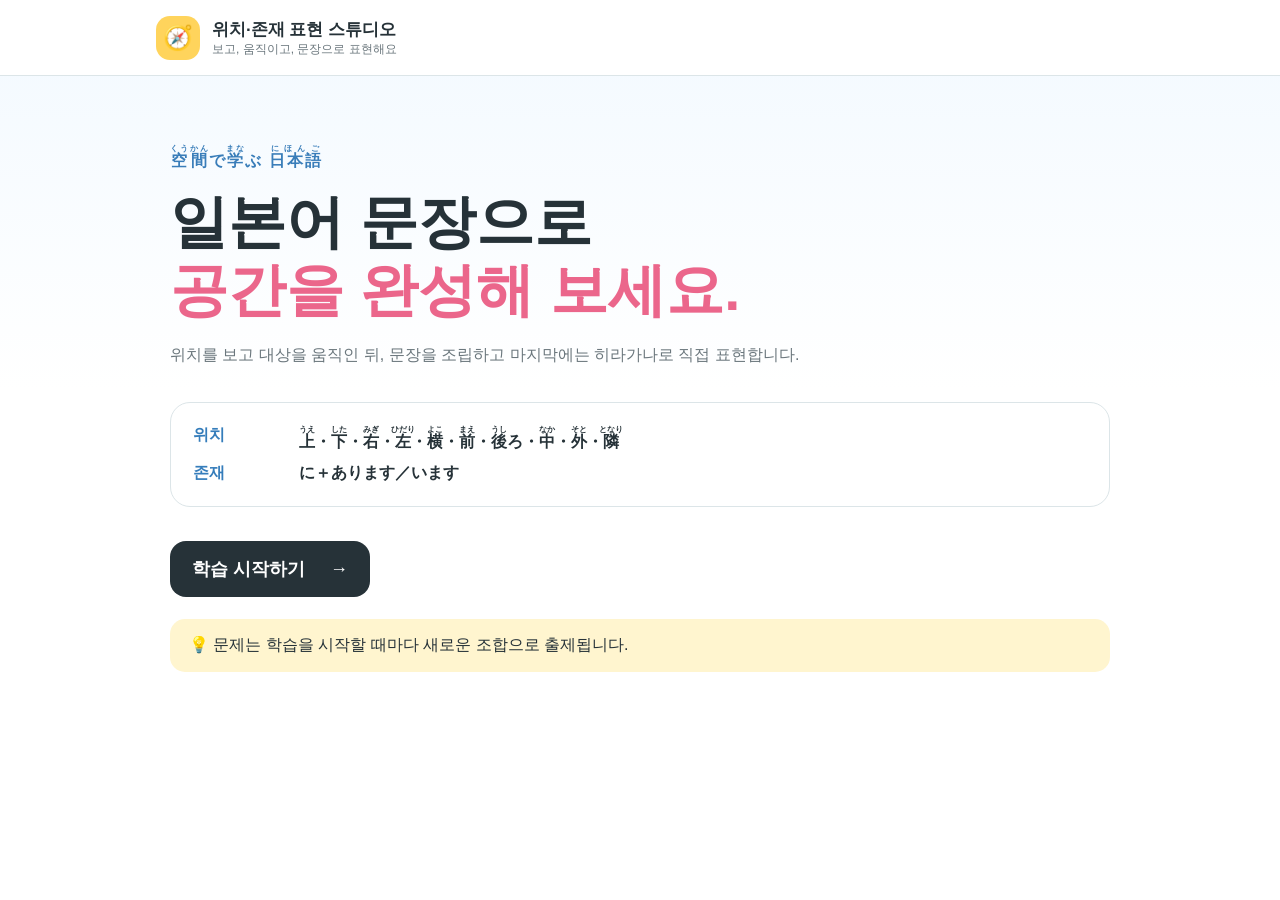
<file: space-app/index.html>
<!doctype html>
<html lang="ko">
<head>
  <meta charset="utf-8">
  <meta name="viewport" content="width=device-width, initial-scale=1">
  <title>위치·존재 표현 스튜디오</title>
  <link rel="stylesheet" href="styles.css">
  <link rel="stylesheet" href="depth.css">
</head>
<body>
  <header><button id="homeBtn" class="brand"><b>🧭</b><span><strong>위치·존재 표현 스튜디오</strong><small>보고, 움직이고, 문장으로 표현해요</small></span></button></header>
  <main>
    <section id="home" class="screen active">
      <p class="eyebrow"><ruby>空間<rt>くうかん</rt></ruby>で<ruby>学<rt>まな</rt></ruby>ぶ <ruby>日本語<rt>にほんご</rt></ruby></p>
      <h1>일본어 문장으로<br><em>공간을 완성해 보세요.</em></h1>
      <p class="lead">위치를 보고 대상을 움직인 뒤, 문장을 조립하고 마지막에는 히라가나로 직접 표현합니다.</p>
      <div class="goals"><span>위치</span><b><ruby>上<rt>うえ</rt></ruby>・<ruby>下<rt>した</rt></ruby>・<ruby>右<rt>みぎ</rt></ruby>・<ruby>左<rt>ひだり</rt></ruby>・<ruby>横<rt>よこ</rt></ruby>・<ruby>前<rt>まえ</rt></ruby>・<ruby>後<rt>うし</rt></ruby>ろ・<ruby>中<rt>なか</rt></ruby>・<ruby>外<rt>そと</rt></ruby>・<ruby>隣<rt>となり</rt></ruby></b><span>존재</span><b>に＋あります／います</b></div>
      <button id="startBtn" class="start">학습 시작하기 <i>→</i></button>
      <aside class="tip">💡 문제는 학습을 시작할 때마다 새로운 조합으로 출제됩니다.</aside>
    </section>
    <section id="lesson" class="screen">
      <div class="lesson-head"><button id="backBtn" class="back">← 처음으로</button><span id="badge">01</span><h2 id="lessonTitle">위치 표현 익히기</h2></div>
      <nav id="tabs" aria-label="학습 단계"></nav>
      <div id="content"></div>
    </section>
  </main>
  <script src="app.js"></script>
</body>
</html>
</file>
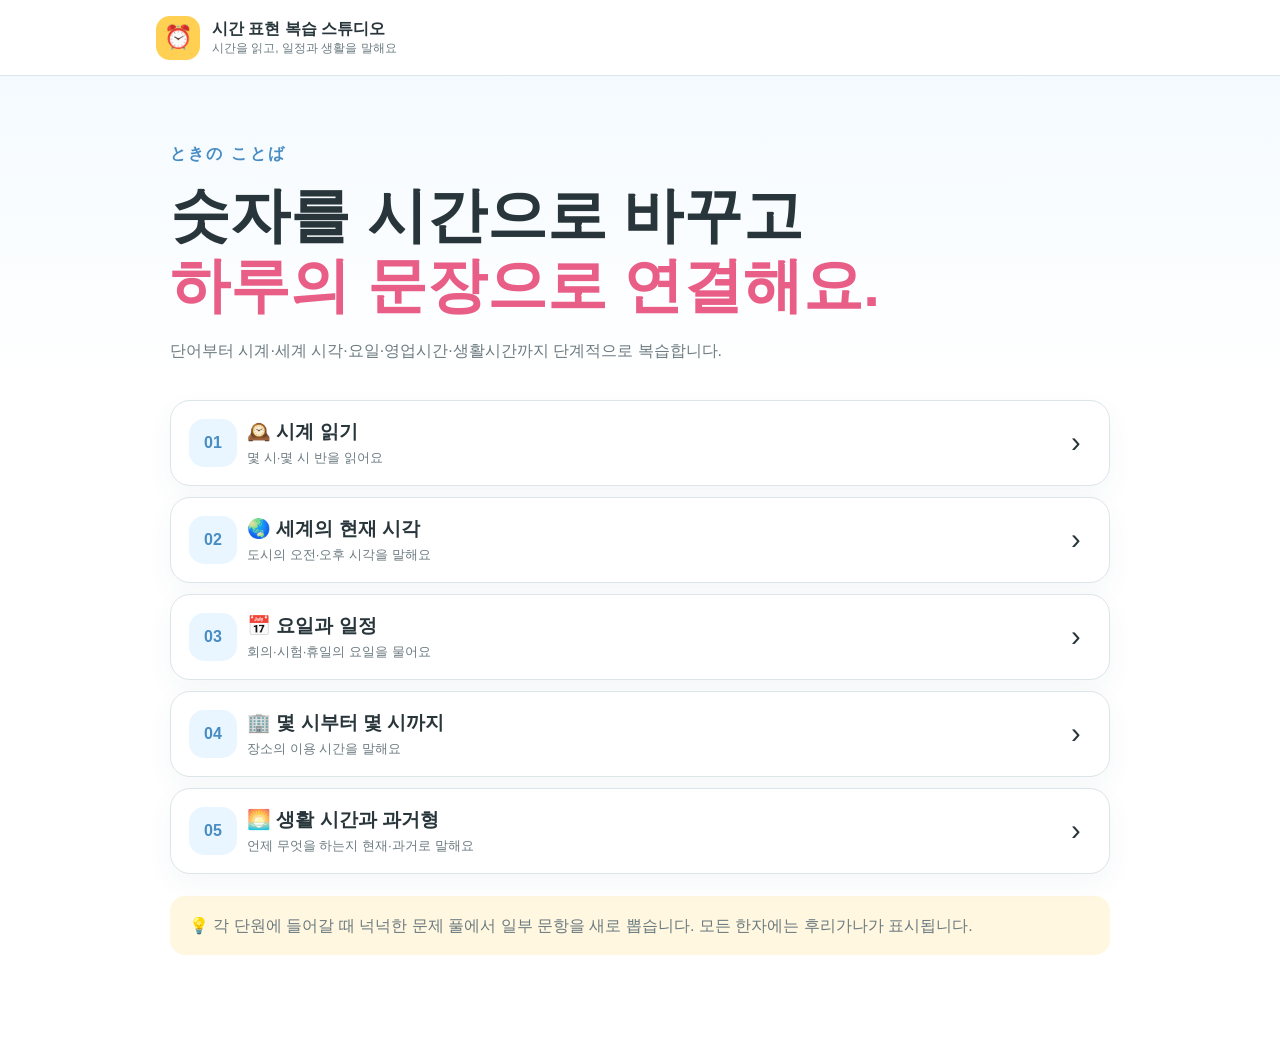
<file: time-review-app/index.html>
<!doctype html><html lang="ko"><head><meta charset="utf-8"><meta name="viewport" content="width=device-width,initial-scale=1"><title>시간 표현 복습 스튜디오</title><link rel="stylesheet" href="styles.css"><link rel="stylesheet" href="clock-fix.css"></head><body>
<header><button id="homeBtn" class="brand"><b>⏰</b><span><strong>시간 표현 복습 스튜디오</strong><small>시간을 읽고, 일정과 생활을 말해요</small></span></button></header>
<main><section id="home" class="screen active"><p class="eyebrow">ときの ことば</p><h1>숫자를 시간으로 바꾸고<br><em>하루의 문장으로 연결해요.</em></h1><p class="lead">단어부터 시계·세계 시각·요일·영업시간·생활시간까지 단계적으로 복습합니다.</p><div id="unitList" class="unit-list"></div><aside>💡 각 단원에 들어갈 때 넉넉한 문제 풀에서 일부 문항을 새로 뽑습니다. 모든 한자에는 후리가나가 표시됩니다.</aside></section>
<section id="lesson" class="screen"><button id="backBtn" class="back">← 단원 선택</button><div class="lesson-title"><span id="badge"></span><div><h2 id="title"></h2><p id="subtitle"></p></div></div><nav id="tabs"></nav><div id="content"></div></section></main><script src="app.js"></script></body></html>
</file>
<file: styles.css>
:root {
  --ink: #28323a;
  --muted: #6f7a81;
  --paper: #fffdf8;
  --cream: #f8f2e7;
  --coral: #ef6a5b;
  --coral-dark: #d95145;
  --coral-pale: #ffe9e4;
  --green: #498c73;
  --line: #ded8cc;
  --shadow: 0 14px 36px rgba(71, 55, 38, .1);
}

* { box-sizing: border-box; }
body { margin: 0; color: var(--ink); background: var(--cream); font-family: -apple-system, BlinkMacSystemFont, "Pretendard", "Noto Sans KR", sans-serif; }
button { font: inherit; color: inherit; }
button:focus-visible { outline: 3px solid rgba(239, 106, 91, .35); outline-offset: 3px; }
.app-shell { min-height: 100vh; max-width: 1100px; margin: auto; background: var(--paper); box-shadow: 0 0 60px rgba(54, 43, 30, .08); }
.topbar { height: 78px; padding: 0 28px; display: flex; align-items: center; justify-content: space-between; border-bottom: 1px solid var(--line); }
.brand { display: flex; align-items: center; gap: 12px; border: 0; background: none; cursor: pointer; text-align: left; }
.brand-mark { width: 44px; height: 44px; display: grid; place-items: center; border-radius: 14px; color: white; background: var(--coral); font-family: serif; font-size: 26px; transform: rotate(-3deg); }
.brand strong, .brand small { display: block; }
.brand strong { font-size: 17px; }
.brand small { margin-top: 2px; color: var(--muted); font-size: 11px; }
.icon-button { width: 42px; height: 42px; border: 1px solid var(--line); border-radius: 50%; background: white; cursor: pointer; }
.screen { display: none; padding: 44px clamp(20px, 5vw, 64px) 70px; }
.screen.active { display: block; }
.hero { text-align: center; padding: 18px 0 32px; }
.eyebrow { color: var(--coral-dark); text-transform: uppercase; letter-spacing: .14em; font-size: 12px; font-weight: 800; }
.hero h1 { margin: 12px 0 16px; font-size: clamp(32px, 5vw, 54px); line-height: 1.18; letter-spacing: -.05em; }
.hero h1 em { color: var(--coral); font-style: normal; }
.hero > p:last-child { max-width: 590px; margin: auto; color: var(--muted); line-height: 1.8; }
.script-picker { display: grid; grid-template-columns: repeat(2, 1fr); gap: 14px; max-width: 700px; margin: 0 auto 46px; }
.script-card { position: relative; display: flex; align-items: center; gap: 16px; padding: 18px 20px; border: 2px solid var(--line); border-radius: 18px; background: white; cursor: pointer; text-align: left; transition: .2s; }
.script-card:hover { transform: translateY(-2px); box-shadow: var(--shadow); }
.script-card.selected { border-color: var(--coral); background: var(--coral-pale); }
.script-card .sample { width: 50px; font: 40px serif; }
.script-card strong, .script-card small { display: block; }
.script-card small { color: var(--muted); margin-top: 3px; }
.check { margin-left: auto; width: 24px; height: 24px; display: none; place-items: center; border-radius: 50%; background: var(--coral); color: white; }
.selected .check { display: grid; }
.section-title { max-width: 780px; margin: 0 auto 16px; font-size: 18px; }
.lesson-list { max-width: 780px; margin: auto; display: grid; gap: 12px; }
.lesson-card { display: grid; grid-template-columns: 52px 1fr auto; gap: 16px; align-items: center; width: 100%; padding: 18px; border: 1px solid var(--line); border-radius: 18px; background: white; cursor: pointer; text-align: left; transition: .2s; }
.lesson-card:hover { border-color: var(--coral); transform: translateX(4px); }
.lesson-number { width: 48px; height: 48px; display: grid; place-items: center; border-radius: 15px; background: var(--cream); color: var(--coral-dark); font-weight: 900; }
.lesson-card strong, .lesson-card small { display: block; }
.lesson-card small { color: var(--muted); margin-top: 5px; }
.lesson-arrow { color: var(--coral); font-size: 22px; }
.progress-card { max-width: 780px; margin: 24px auto 0; padding: 18px; border-radius: 18px; background: #eef6f1; }
.progress-card > div:first-child { display: flex; justify-content: space-between; font-size: 13px; }
.progress-track { height: 8px; margin-top: 12px; overflow: hidden; border-radius: 99px; background: white; }
.progress-track div { height: 100%; width: 0; border-radius: inherit; background: var(--green); transition: width .4s; }
.text-button { display: block; margin: 12px 0 0 auto; padding: 0; border: 0; background: none; color: var(--muted); font-size: 12px; cursor: pointer; text-decoration: underline; }

.lesson-header { display: grid; grid-template-columns: 1fr auto 1fr; align-items: center; gap: 18px; }
.back-button { justify-self: start; border: 0; background: none; color: var(--muted); cursor: pointer; }
.lesson-heading { text-align: center; }
.lesson-heading span { color: var(--coral-dark); font-size: 12px; font-weight: 800; }
.lesson-heading h1 { margin: 5px 0 0; font-size: 24px; }
.score-pill { justify-self: end; padding: 10px 14px; border-radius: 14px; background: var(--cream); font-size: 12px; text-align: right; }
.score-pill span, .score-pill strong { display: block; }
.score-pill strong { color: var(--green); margin-top: 2px; }
.instruction { max-width: 700px; margin: 30px auto 18px; text-align: center; color: var(--muted); line-height: 1.6; }
.prompt-card { max-width: 520px; min-height: 86px; margin: 18px auto; padding: 14px 18px; border: 1px solid #f1c9c3; border-radius: 18px; background: var(--coral-pale); text-align: center; }
.prompt-label { display: block; font-size: 12px; color: var(--coral-dark); }
.prompt-card strong { display: block; margin: 5px 0; font: 36px serif; }
.row-hint { width: fit-content; margin: 4px auto 10px; padding: 7px 13px; border-radius: 99px; color: var(--coral-dark); background: white; font-size: 13px; font-weight: 800; }
.row-hint[hidden] { display: none; }
.replay-button { min-width: 150px; padding: 11px 18px; border: 2px solid var(--coral); border-radius: 99px; background: white; color: var(--coral-dark); cursor: pointer; font-size: 14px; font-weight: 800; box-shadow: 0 5px 14px rgba(239, 106, 91, .14); }
.replay-button:hover { color: white; background: var(--coral); }
.board-wrap { overflow-x: auto; padding: 12px 2px 18px; }
.gojuon-board { min-width: 680px; max-width: 860px; margin: auto; display: grid; grid-template-columns: 48px repeat(10, 1fr); gap: 5px; direction: rtl; }
.cell { direction: ltr; min-height: 64px; display: grid; place-items: center; border: 1px solid var(--line); border-radius: 10px; background: white; font: 28px serif; cursor: default; transition: .18s; }
.cell.header { min-height: 36px; border: 0; background: transparent; color: var(--muted); font: 12px sans-serif; font-weight: 700; }
.cell.playable, .cell.drop-target { cursor: pointer; }
.cell.playable:hover, .cell.drop-target:hover { border-color: var(--coral); background: var(--coral-pale); }
.cell.empty-slot { color: transparent; background: #f5f2eb; border-style: dashed; }
.cell.target-empty { font-size: 0; border-style: dashed; background: #fff; }
.cell.flash { color: white; background: var(--coral); border-color: var(--coral); transform: scale(1.08); box-shadow: 0 0 0 5px var(--coral-pale); }
.cell.correct { color: white; background: var(--green); border-color: var(--green); }
.cell.wrong { animation: shake .32s; border-color: var(--coral); background: var(--coral-pale); }
@keyframes shake { 25% { transform: translateX(-5px); } 75% { transform: translateX(5px); } }
.card-area { max-width: 860px; margin: 4px auto 0; padding: 16px; border-radius: 18px; background: var(--cream); }
.card-area p { margin: 0 0 12px; text-align: center; color: var(--muted); font-size: 13px; }
.card-tray { display: flex; flex-wrap: wrap; justify-content: center; gap: 8px; }
.letter-card { min-width: 49px; height: 49px; border: 2px solid white; border-radius: 12px; background: white; box-shadow: 0 3px 9px rgba(60, 43, 22, .1); font: 24px serif; cursor: pointer; }
.letter-card.selected { border-color: var(--coral); background: var(--coral-pale); transform: translateY(-3px); }
.letter-card.used { opacity: .2; pointer-events: none; }
.lesson-actions { text-align: center; margin-top: 20px; }
.primary-button, .secondary-button { min-width: 190px; padding: 14px 22px; border-radius: 14px; cursor: pointer; font-weight: 800; }
.primary-button { border: 0; color: white; background: var(--coral); box-shadow: 0 8px 20px rgba(239, 106, 91, .25); }
.primary-button:hover { background: var(--coral-dark); }
.secondary-button { border: 1px solid var(--line); background: white; }
.feedback { min-height: 28px; margin-top: 14px; text-align: center; font-weight: 800; }
.feedback.good { color: var(--green); }
.feedback.bad { color: var(--coral-dark); }
.result-screen { max-width: 620px; margin: auto; padding-top: 100px; text-align: center; }
.result-icon { width: 90px; height: 90px; display: grid; place-items: center; margin: auto; border-radius: 50%; background: var(--coral-pale); color: var(--coral-dark); font: 44px serif; }
.result-screen h1 { margin: 8px 0; font-size: 38px; }
.result-screen > p:not(.eyebrow) { color: var(--muted); }
.result-stats { display: flex; justify-content: center; gap: 12px; margin: 30px 0; }
.result-stats div { min-width: 130px; padding: 20px; border-radius: 18px; background: var(--cream); }
.result-stats strong, .result-stats span { display: block; }
.result-stats strong { color: var(--coral-dark); font-size: 30px; }
.result-stats span { color: var(--muted); font-size: 12px; }
.result-screen .secondary-button { display: block; margin: 12px auto; }
.stroke-practice[hidden] { display: none; }
.stroke-practice { position: fixed; inset: 0; z-index: 20; display: grid; place-items: center; padding: 20px; }
.stroke-backdrop { position: absolute; inset: 0; background: rgba(40, 50, 58, .58); backdrop-filter: blur(5px); }
.stroke-dialog { position: relative; width: min(510px, 100%); max-height: calc(100vh - 32px); overflow-y: auto; padding: 28px; border-radius: 26px; background: var(--paper); box-shadow: 0 24px 70px rgba(25, 28, 30, .25); text-align: center; }
.stroke-dialog .eyebrow { margin: 0; }
.stroke-dialog h2 { margin: 6px 0 4px; font-size: 25px; }
.stroke-dialog h2 span { color: var(--coral-dark); font: 38px serif; }
.stroke-description { margin: 0 0 14px; color: var(--muted); font-size: 13px; }
.stroke-canvas { position: relative; width: min(290px, 75vw); aspect-ratio: 1; margin: 0 auto 14px; overflow: hidden; border: 2px solid var(--line); border-radius: 20px; background: white; }
.stroke-canvas img { position: relative; z-index: 2; width: 100%; height: 100%; object-fit: contain; }
.guide-line { position: absolute; z-index: 1; display: block; opacity: .55; border-color: #d8d2c7; border-style: dashed; }
.guide-line.vertical { top: 0; bottom: 0; left: 50%; border-left-width: 1px; }
.guide-line.horizontal { left: 0; right: 0; top: 50%; border-top-width: 1px; }
.stroke-dialog > .secondary-button { min-width: 155px; padding: 10px 15px; font-size: 13px; }
.paper-prompt { display: flex; align-items: center; gap: 12px; margin: 18px 0; padding: 14px 16px; border-radius: 16px; background: #eef6f1; text-align: left; }
.paper-prompt > span { font-size: 26px; }
.paper-prompt strong, .paper-prompt small { display: block; }
.paper-prompt strong { font-size: 14px; }
.paper-prompt small { margin-top: 4px; color: var(--muted); font-size: 12px; }
body.modal-open { overflow: hidden; }

@media (max-width: 700px) {
  .topbar { height: 66px; padding: 0 16px; }
  .screen { padding: 28px 16px 50px; }
  .script-picker { grid-template-columns: 1fr; }
  .lesson-header { grid-template-columns: 1fr 1fr; }
  .lesson-heading { grid-column: 1 / -1; grid-row: 2; }
  .score-pill { grid-column: 2; grid-row: 1; }
  .gojuon-board { min-width: 620px; }
  .cell { min-height: 57px; font-size: 25px; }
  .lesson-card { grid-template-columns: 45px 1fr auto; padding: 14px; }
  .stroke-dialog { padding: 22px 18px; }
  .stroke-canvas { width: min(250px, 72vw); }
}

@media (prefers-reduced-motion: reduce) { * { animation-duration: .01ms !important; transition-duration: .01ms !important; } }
</file>
<file: bunkei-app/styles.css>
:root {
  --ink:#26303d; --muted:#707b88; --paper:#fffdf8; --bg:#f3f0e8;
  --blue:#516b91; --blue-dark:#395173; --blue-pale:#e8eef6;
  --coral:#e97461; --coral-pale:#fff0eb; --green:#3f8068; --line:#dedbd2;
  --shadow:0 14px 40px rgba(42,50,62,.11);
}
*{box-sizing:border-box} body{margin:0;background:var(--bg);color:var(--ink);font-family:-apple-system,BlinkMacSystemFont,"Pretendard","Noto Sans KR",sans-serif}button{font:inherit;color:inherit}button:focus-visible{outline:3px solid rgba(81,107,145,.28);outline-offset:3px}.app-shell{min-height:100vh;max-width:1080px;margin:auto;background:var(--paper);box-shadow:0 0 60px rgba(40,45,54,.08)}.topbar{height:76px;padding:0 28px;display:flex;align-items:center;justify-content:space-between;border-bottom:1px solid var(--line)}.brand{display:flex;align-items:center;gap:12px;border:0;background:none;text-align:left;cursor:pointer}.brand-mark{width:44px;height:44px;display:grid;place-items:center;border-radius:14px;background:var(--blue);color:white;font:25px serif;transform:rotate(-3deg)}.brand strong,.brand small{display:block}.brand small{margin-top:2px;color:var(--muted);font-size:11px}.top-progress{width:140px;color:var(--muted);font-size:11px;text-align:right}.top-progress>div{height:6px;margin-top:6px;overflow:hidden;border-radius:99px;background:#e6e2d8}.top-progress i{display:block;width:0;height:100%;border-radius:inherit;background:var(--green);transition:.3s}.screen{display:none;padding:42px clamp(18px,5vw,60px) 70px}.screen.active{display:block}.hero{text-align:center;padding:22px 0 34px}.eyebrow{margin:0;color:var(--blue);font-size:11px;font-weight:900;letter-spacing:.14em}.hero h1{margin:12px 0 15px;font-size:clamp(31px,5vw,51px);line-height:1.2;letter-spacing:-.045em}.hero h1 em{color:var(--coral);font-style:normal}.hero>p:last-child{max-width:570px;margin:auto;color:var(--muted);line-height:1.7}.unit-list{max-width:780px;margin:auto;display:grid;gap:14px}.unit-card{display:grid;grid-template-columns:65px 1fr auto;gap:18px;align-items:center;width:100%;padding:20px;border:1px solid var(--line);border-radius:20px;background:white;text-align:left;cursor:pointer;transition:.2s}.unit-card:hover{border-color:var(--blue);transform:translateX(4px);box-shadow:var(--shadow)}.unit-num{width:60px;height:60px;display:grid;place-items:center;border-radius:18px;background:var(--blue-pale);color:var(--blue);font-weight:900}.unit-card strong,.unit-card small{display:block}.unit-card strong{font-size:20px}.unit-card small{margin-top:6px;color:var(--muted)}.unit-card .arrow{color:var(--coral);font-size:24px}.unit-card.done .unit-num{background:#e6f2eb;color:var(--green)}.study-tip{max-width:780px;margin:22px auto 0;padding:17px 20px;display:flex;gap:13px;border-radius:18px;background:#f7f3e8}.study-tip>span{font-size:24px}.study-tip strong,.study-tip p{display:block;margin:0}.study-tip p{margin-top:4px;color:var(--muted);font-size:13px}.lesson-header{display:flex;align-items:center;gap:26px}.lesson-header>div{margin:auto;text-align:center}.lesson-header span{color:var(--blue);font-size:12px;font-weight:900}.lesson-header h1{margin:5px 0 0;font-size:28px}.back-button{border:0;background:none;color:var(--muted);cursor:pointer}.phase-tabs{max-width:700px;margin:30px auto;display:grid;grid-template-columns:repeat(3,1fr);padding:5px;border-radius:15px;background:#ece9e1}.phase-tabs button{padding:11px;border:0;border-radius:11px;background:transparent;color:var(--muted);cursor:pointer;font-size:13px;font-weight:800}.phase-tabs button.active{background:white;color:var(--blue-dark);box-shadow:0 3px 10px rgba(42,50,62,.09)}.phase{display:none}.phase.active{display:block}.learn-wrap{max-width:780px;margin:auto}.meaning-card{padding:26px;border-radius:22px;background:var(--blue-pale);text-align:center}.meaning-card h2{margin:0 0 8px;font-size:30px}.meaning-card p{margin:0;color:var(--blue-dark);font-weight:800}.formula{display:flex;flex-wrap:wrap;justify-content:center;align-items:center;gap:8px;margin:22px 0}.grammar-block{padding:12px 16px;border:2px solid var(--blue);border-radius:13px;background:white;font-size:20px;font-weight:800}.grammar-block.particle{border-color:var(--coral);color:var(--coral)}.grammar-block.ending{border-color:var(--green);color:var(--green)}.plus{color:var(--muted)}.notice-card{margin:18px 0;padding:18px 20px;border-left:5px solid var(--coral);border-radius:14px;background:var(--coral-pale);line-height:1.7}.notice-card strong{color:#bd5747}.example-list{display:grid;gap:10px;margin-top:18px}.example{padding:17px 20px;border:1px solid var(--line);border-radius:16px;background:white}.example .jp{font-size:20px;font-weight:700}.example .ko{margin-top:7px;color:var(--muted);font-size:13px}.example .focus{color:var(--coral)}ruby rt{color:var(--blue);font-size:.5em;font-weight:600}.spatial-board{display:grid;grid-template-columns:repeat(4,1fr);gap:8px;margin:18px 0}.spatial-zone{padding:17px 8px;border-radius:16px;text-align:center}.spatial-zone strong{display:block;font-size:27px}.spatial-zone span{display:block;margin-top:5px;font-size:12px}.ko-zone{background:#e7f1fb}.so-zone{background:#e8f4ec}.a-zone{background:#fff0e7}.do-zone{background:#eeeaf7}.koso-table{width:100%;border-collapse:separate;border-spacing:5px}.koso-table th,.koso-table td{padding:11px 8px;border-radius:10px;background:#f5f2eb;text-align:center}.koso-table th{background:var(--blue);color:white;font-size:13px}.koso-table td:first-child{color:var(--muted);font-size:12px;font-weight:800}.practice-head{max-width:760px;margin:0 auto 18px;text-align:center;position:relative}.practice-head h2{margin:7px 0;font-size:24px}.practice-head>span{position:absolute;right:0;bottom:5px;color:var(--muted);font-size:12px}.question-card,.typing-card{max-width:760px;margin:auto;padding:24px;border:1px solid var(--line);border-radius:22px;background:white;box-shadow:var(--shadow)}.scene-visual{min-height:84px;display:flex;align-items:center;justify-content:center;gap:25px;border-radius:16px;background:#f5f2eb;font-size:42px}.scene-object{display:grid;place-items:center}.scene-label{margin-top:4px;color:var(--muted);font-size:11px}.korean-prompt{margin:22px 0 13px;text-align:center;font-size:21px;font-weight:800}.answer-zone{min-height:70px;padding:10px;display:flex;flex-wrap:wrap;justify-content:center;align-items:center;gap:7px;border:2px dashed #bbb7ae;border-radius:16px;background:#faf8f3}.answer-zone:empty::before{content:"선택한 블록이 여기에 놓입니다";color:#aaa59a;font-size:13px}.block-bank{display:flex;flex-wrap:wrap;justify-content:center;gap:8px;margin:18px 0}.sentence-block{padding:11px 14px;border:2px solid var(--blue);border-radius:12px;background:var(--blue-pale);cursor:pointer;font-size:18px;font-weight:800}.sentence-block.particle{border-color:var(--coral);background:var(--coral-pale);color:#b95243}.sentence-block.ending{border-color:var(--green);background:#e9f4ee;color:#34705a}.sentence-block.used{opacity:.25;pointer-events:none}.answer-zone .sentence-block{cursor:default}.button-row{display:flex;justify-content:center;gap:10px}.primary-button,.secondary-button{padding:13px 20px;border-radius:13px;font-weight:800;cursor:pointer}.primary-button{border:0;background:var(--blue);color:white}.primary-button:hover{background:var(--blue-dark)}.secondary-button{border:1px solid var(--line);background:white}.feedback{min-height:26px;margin:15px 0 0;text-align:center;font-weight:800}.feedback.good{color:var(--green)}.feedback.bad{color:#c25345}.typing-card{text-align:center}.vocab-icon{width:78px;height:78px;display:grid;place-items:center;margin:auto;border-radius:22px;background:var(--blue-pale);font-size:38px}.typing-label{display:block;margin-top:14px;color:var(--muted);font-size:12px}.typing-card h3{margin:5px 0 15px;font-size:27px}.typing-display{min-height:58px;display:grid;place-items:center;padding:10px;border:2px solid var(--blue);border-radius:14px;background:#f9fbfd;font-size:25px;letter-spacing:.08em}.typing-display .placeholder{color:#aaa;font-size:13px;letter-spacing:0}.kana-keyboard{margin:18px auto 10px;max-width:600px;display:grid;grid-template-columns:repeat(10,1fr);gap:5px;direction:rtl}.kana-keyboard button{direction:ltr;min-width:0;height:41px;padding:0;border:1px solid var(--line);border-radius:9px;background:white;font-size:19px;cursor:pointer}.kana-keyboard button:hover{border-color:var(--blue);background:var(--blue-pale)}.kana-keyboard button.empty{visibility:hidden}.mark-keys{display:flex;justify-content:center;gap:7px;margin-bottom:14px}.mark-keys button{padding:8px 12px;border:1px solid var(--line);border-radius:10px;background:#f5f2eb;cursor:pointer;font-size:12px}.example-after{margin-top:16px;padding:15px;border-radius:14px;background:#e9f4ee}.example-after .jp{font-size:19px;font-weight:800}.example-after .ko{margin-top:5px;color:var(--muted);font-size:12px}
@media(max-width:680px){.topbar{height:66px;padding:0 15px}.top-progress{display:none}.screen{padding:27px 14px 48px}.unit-card{grid-template-columns:52px 1fr auto;padding:15px;gap:12px}.unit-num{width:50px;height:50px}.unit-card strong{font-size:17px}.lesson-header{display:grid;grid-template-columns:1fr}.lesson-header>div{grid-row:2}.phase-tabs{font-size:11px}.phase-tabs button{padding:10px 4px;font-size:11px}.question-card,.typing-card{padding:18px 12px}.spatial-board{grid-template-columns:repeat(2,1fr)}.koso-table{font-size:12px}.koso-table th,.koso-table td{padding:9px 3px}.kana-keyboard{gap:3px}.kana-keyboard button{height:38px;font-size:17px}.button-row{flex-direction:column-reverse}.button-row button{width:100%}}
</file>
<file: bunkei-app/spiral.css>
.phase-tabs {
  max-width: 760px;
  grid-template-columns: repeat(4, 1fr);
}

.cloze-sentence {
  margin: 8px 0 16px;
  padding: 20px;
  border-radius: 16px;
  background: var(--blue-pale);
  font-size: 24px;
  font-weight: 800;
}

.cloze-blank {
  display: inline-block;
  min-width: 120px;
  margin: 0 5px;
  border-bottom: 3px solid var(--blue);
  color: var(--blue);
}

.candidate-words {
  display: flex;
  flex-wrap: wrap;
  justify-content: center;
  gap: 8px;
  margin: 12px 0 16px;
}

.candidate-word {
  padding: 10px 13px;
  border: 1px solid var(--line);
  border-radius: 11px;
  background: #f7f4ed;
  font-size: 17px;
  font-weight: 800;
}

.japanese-input {
  display: block;
  width: min(480px, 100%);
  height: 58px;
  margin: 0 auto 14px;
  padding: 10px 16px;
  border: 2px solid var(--blue);
  border-radius: 14px;
  background: #fbfcfe;
  text-align: center;
  font-size: 23px;
}

.japanese-input:focus {
  outline: 4px solid rgba(81, 107, 145, .13);
}

.full-input { margin-top: 20px; }
.input-note { margin: -5px 0 15px; color: var(--muted); font-size: 11px; }

@media (max-width: 680px) {
  .phase-tabs button { padding: 10px 2px; font-size: 10px; }
  .cloze-sentence { padding: 17px 8px; font-size: 20px; }
  .candidate-word { font-size: 15px; }
}
</file>
<file: existence-review-app/styles.css>
:root{--ink:#28383d;--sub:#697a80;--mint:#dff5ec;--green:#278c68;--blue:#428cc5;--sky:#eaf6ff;--yellow:#ffd057;--cream:#fff7de;--pink:#e85d83;--line:#dbe5e8}*{box-sizing:border-box}body{margin:0;min-height:100vh;color:var(--ink);font-family:-apple-system,BlinkMacSystemFont,"Noto Sans KR","Hiragino Sans","Yu Gothic",sans-serif;background:linear-gradient(#edf9f5,#fff 390px)}button,input{font:inherit}button{cursor:pointer;color:inherit}header{height:76px;background:#fffffff2;border-bottom:1px solid var(--line);padding:0 max(20px,calc((100vw - 980px)/2));display:flex;align-items:center;position:sticky;top:0;z-index:5}.brand{border:0;background:none;display:flex;align-items:center;gap:12px;text-align:left}.brand b{width:44px;height:44px;border-radius:14px;background:var(--yellow);display:grid;place-items:center;font-size:23px}.brand span{display:grid}.brand small{color:var(--sub);font-size:12px}main{width:min(940px,calc(100% - 30px));margin:auto;padding:52px 0 90px}.screen{display:none}.screen.active{display:block}.eyebrow{color:var(--green);font-weight:900;letter-spacing:.14em}h1{font-size:clamp(37px,6vw,60px);line-height:1.17;margin:14px 0}h1 em{font-style:normal;color:var(--blue)}.lead,aside,.note{color:var(--sub);line-height:1.75}.route{display:flex;align-items:center;gap:10px;flex-wrap:wrap;margin:32px 0 18px}.route span{background:#fff;border:1px solid var(--line);border-radius:99px;padding:11px 19px;font-weight:850}.route i{font-style:normal;color:var(--green)}.start{border:0;border-radius:17px;padding:17px 22px;background:var(--ink);color:#fff;font-weight:900;font-size:18px;display:flex;justify-content:space-between;min-width:min(100%,340px);margin-bottom:24px}aside{background:var(--cream);padding:16px 19px;border-radius:15px}.back{border:0;background:none;color:var(--sub);padding:5px 0 15px}.lesson-title{display:flex;align-items:center;gap:13px}.lesson-title>span{background:var(--yellow);padding:9px 11px;border-radius:11px;font-weight:900}.lesson-title h2{margin:0;font-size:31px}.lesson-title p{margin:4px 0;color:var(--sub)}nav{display:flex;gap:8px;overflow:auto;margin:24px 0;padding-bottom:5px}nav button{white-space:nowrap;border:1px solid var(--line);background:#fff;border-radius:99px;padding:11px 15px;color:var(--sub)}nav button.active{background:var(--ink);color:#fff;border-color:var(--ink)}.panel{background:#fff;border:1px solid var(--line);border-radius:24px;padding:clamp(20px,4vw,35px);box-shadow:0 12px 33px #235b4b0c}.panel-head{display:flex;align-items:center;justify-content:space-between;gap:12px;margin-bottom:20px}.panel h3{margin:0;font-size:24px}.count{background:var(--sky);color:var(--blue);padding:7px 10px;border-radius:10px;font-weight:900}.vocab-grid{display:grid;grid-template-columns:repeat(auto-fit,minmax(190px,1fr));gap:10px}.vocab{border:1px solid var(--line);background:#fff;border-radius:15px;padding:15px;text-align:left;min-height:94px}.vocab:hover{background:var(--cream)}.jp{display:block;font-size:21px;font-weight:900}.ko{display:block;color:var(--sub);margin-top:7px}.panel ruby rt,.choice ruby rt,.block ruby rt,.sentence ruby rt,.prompt ruby rt{font-size:.45em;color:var(--blue)}.rule-list{display:grid;gap:10px;margin:18px 0}.rule{background:var(--cream);padding:15px 17px;border-radius:14px;line-height:1.85}.rule strong{color:#a66d16}.prompt{text-align:center;background:var(--cream);border-radius:19px;padding:20px;margin-bottom:17px}.prompt .scene-icon{display:block;font-size:42px}.prompt p{font-size:20px;font-weight:850;margin:7px 0 0;line-height:1.9}.choices{display:grid;grid-template-columns:repeat(2,1fr);gap:10px}.choice{border:1px solid var(--line);background:#fff;border-radius:14px;padding:15px;font-weight:800;line-height:1.75}.choice.correct{background:#def6e9;border-color:var(--green)}.choice.wrong{background:#ffe4e9;border-color:#d85b6b}.feedback{text-align:center;min-height:27px;margin:14px 0 0;font-weight:850}.feedback.good{color:var(--green)}.feedback.bad{color:#ce4f60}.scene{position:relative;height:330px;border-radius:22px;overflow:hidden;margin-bottom:18px;border:1px solid #cee0e5;background:linear-gradient(#dff4ff 0 38%,#cfe9c8 38% 58%,#d9d1c2 58%)}.scene:after{content:"";position:absolute;left:0;right:0;bottom:0;height:42%;background:linear-gradient(105deg,transparent 0 34%,#f5f0e7 34% 66%,transparent 66%);opacity:.8}.place{position:absolute;z-index:1;border:3px solid #5c6c70;border-radius:12px;background:#fff;display:grid;place-items:center;text-align:center;font-weight:900;box-shadow:0 9px 0 #00000012;padding:7px}.place small{display:block;color:var(--sub);font-size:11px}.building{width:150px;height:120px;left:50%;top:40%;transform:translate(-50%,-50%);background:linear-gradient(135deg,#fff4bd,#ffd36b)}.building:before{content:"";position:absolute;left:18px;right:18px;top:35px;height:34px;background:repeating-linear-gradient(90deg,#bce5f3 0 20px,#fff 20px 29px)}.building span{margin-top:72px}.object{min-width:85px;min-height:58px;background:#fff}.pos-top{left:50%;top:8%;transform:translateX(-50%)}.pos-bottom{left:50%;bottom:5%;transform:translateX(-50%)}.pos-left{left:5%;top:45%;transform:translateY(-50%)}.pos-right{right:5%;top:45%;transform:translateY(-50%)}.pos-front{left:50%;bottom:9%;transform:translateX(-50%);z-index:3}.pos-back{left:50%;top:11%;transform:translateX(-50%);z-index:0;opacity:.86}.pos-inside{left:50%;top:45%;transform:translate(-50%,-50%);z-index:2;min-width:70px}.pos-near{right:12%;bottom:8%;z-index:3}.scene.room{background:linear-gradient(145deg,#f7efd9 0 48%,#dfc9a7 49%)}.room:after{background:linear-gradient(90deg,transparent,#ffffff55);height:100%}.furniture{width:190px;height:95px;left:50%;top:51%;transform:translate(-50%,-50%);background:#d89c5b}.furniture:after{content:"";position:absolute;width:85%;height:7px;left:7%;top:33px;background:#9b6235;border-radius:5px}.scene.garden{background:linear-gradient(#dff5ff 0 35%,#b9dfa4 35%)}.garden:after{background:radial-gradient(circle at 20% 50%,#fff8 0 4%,transparent 5%),radial-gradient(circle at 80% 65%,#fff8 0 4%,transparent 5%);height:65%}.answer-zone{min-height:70px;border:2px dashed #cad8dc;border-radius:16px;padding:12px;display:flex;align-items:center;justify-content:center;gap:8px;flex-wrap:wrap}.bank{display:flex;justify-content:center;gap:8px;flex-wrap:wrap;margin-top:13px}.block{border:1px solid #9fd0bc;background:var(--mint);border-radius:12px;padding:12px 15px;font-weight:850}.block.used{opacity:.25}.translation{text-align:center;color:var(--sub);font-weight:800}.sentence{text-align:center;font-size:clamp(22px,4vw,31px);line-height:2}.blank{display:inline-block;min-width:120px;color:var(--pink);border-bottom:3px solid var(--pink)}.input{width:100%;border:2px solid var(--line);border-radius:14px;padding:15px;font-size:20px;margin-top:14px}.input:focus{outline:none;border-color:var(--green)}.actions{display:flex;justify-content:flex-end;gap:9px;margin-top:20px}.primary,.secondary{border:0;border-radius:13px;padding:13px 19px;font-weight:850}.primary{background:var(--ink);color:#fff}.secondary{background:#eef1f2}.complete{text-align:center;padding:25px}.complete b{font-size:52px}@media(max-width:620px){main{padding-top:30px}.choices{grid-template-columns:1fr}.scene{height:285px}.building{width:125px;height:105px}.object{min-width:70px}.panel{border-radius:18px}.lesson-title h2{font-size:26px}}
</file>
<file: existence-review-app/scene-fix.css>
.scene::after {
  z-index: 0;
}

.place {
  z-index: 2;
}

.furniture > span {
  position: absolute;
  z-index: 6;
  top: 7px;
  left: 50%;
  min-width: 76px;
  padding: 3px 9px;
  transform: translateX(-50%);
  color: var(--ink);
  background: #fff7d8;
  border: 1px solid #d8c16c;
  border-radius: 7px;
  box-shadow: 0 2px 5px #0002;
  font-size: 16px;
  line-height: 1.45;
  white-space: nowrap;
}

.furniture > span ruby rt {
  color: var(--blue);
  font-size: .48em;
}

.object {
  min-width: 120px;
  min-height: 72px;
  padding: 8px 10px;
  overflow: visible;
}

.object > span {
  font-size: 27px;
  line-height: 1.2;
}

.object small {
  width: max-content;
  max-width: 170px;
  margin: 6px auto 0;
  padding: 4px 9px;
  color: var(--ink);
  background: #fff7d8;
  border: 1px solid #d8c16c;
  border-radius: 7px;
  box-shadow: 0 2px 5px #0002;
  font-size: 15px;
  line-height: 1.5;
  white-space: normal;
}

.object ruby rt {
  color: var(--blue);
  font-size: .48em;
}

.relation-note {
  margin: -4px 0 15px;
  padding: 10px 13px;
  color: #45636c;
  background: #eef8fb;
  border-radius: 10px;
  font-size: 14px;
  font-weight: 750;
  text-align: center;
}

.pos-top { top: 5%; }
.pos-bottom { bottom: 4%; }
.pos-left { left: 3%; }
.pos-right { right: 3%; }
.pos-front { bottom: 6%; z-index: 4; }
.pos-back { top: 6%; z-index: 1; opacity: 1; }
.pos-inside { z-index: 4; min-width: 110px; }
.pos-near { right: 7%; bottom: 6%; z-index: 4; }

@media (max-width: 620px) {
  .scene { height: 300px; }
  .object {
    min-width: 96px;
    max-width: 140px;
    min-height: 68px;
    padding: 7px;
  }
  .object > span { font-size: 24px; }
  .object small { max-width: 125px; font-size: 13px; }
  .pos-left { left: 2%; }
  .pos-right { right: 2%; }
}
</file>
<file: keiyoushi-no-mori/style.css>
:root{--ink:#26343a;--sub:#68777b;--teal:#197a74;--teal2:#35a89c;--mint:#e7f7f2;--orange:#e46f3e;--cream:#fff7df;--red:#c34f5e;--green:#21845f;--line:#dce5e3;--white:#fff}*{box-sizing:border-box}body{margin:0;min-height:100vh;color:var(--ink);font-family:-apple-system,BlinkMacSystemFont,"Noto Sans KR","Hiragino Sans","Yu Gothic",sans-serif;background:linear-gradient(145deg,#f3fbf8,#fff 48%,#fff9ed)}button,input{font:inherit}button{cursor:pointer;color:inherit}header{height:76px;background:#ffffffed;border-bottom:1px solid var(--line);padding:0 max(20px,calc((100vw - 980px)/2));display:flex;align-items:center;position:sticky;top:0;z-index:5;backdrop-filter:blur(12px)}.brand{border:0;background:none;display:flex;align-items:center;gap:12px;text-align:left}.brand>b{width:48px;height:44px;border-radius:14px;background:linear-gradient(135deg,var(--teal),var(--teal2));color:#fff;display:grid;place-items:center;font-size:18px}.brand span{display:grid}.brand small{color:var(--sub);font-size:12px}main{width:min(940px,calc(100% - 30px));margin:auto;padding:50px 0 90px}.screen{display:none}.screen.active{display:block}.eyebrow{color:var(--teal);font-weight:900;letter-spacing:.14em}h1{font-size:clamp(36px,6vw,59px);line-height:1.17;margin:14px 0}h1 em{font-style:normal;color:var(--orange)}.lead,aside,.note{color:var(--sub);line-height:1.75}.preview{display:flex;align-items:center;justify-content:center;gap:18px;flex-wrap:wrap;background:linear-gradient(135deg,var(--mint),#fff);border:1px solid #c9e9e1;border-radius:18px;padding:18px;margin:28px 0;font-size:21px}.preview b{color:var(--teal)}.preview i{font-style:normal;color:var(--orange)}.unit-list{display:grid;gap:12px;margin:20px 0 22px}.unit{border:1px solid var(--line);background:#fff;border-radius:20px;padding:18px;display:grid;grid-template-columns:58px 1fr 22px;align-items:center;text-align:left;box-shadow:0 10px 28px #164f460d;transition:.2s}.unit:hover{border-color:#6ac1b7;transform:translateY(-2px)}.unit .num{width:48px;height:48px;border-radius:15px;background:var(--mint);color:var(--teal);font-weight:900;display:grid;place-items:center}.unit .copy{display:grid;gap:4px}.unit strong{font-size:19px}.unit small{color:var(--sub)}.unit i{font-style:normal;font-size:29px}aside{background:var(--cream);padding:16px 19px;border-radius:15px}.back{border:0;background:none;color:var(--sub);padding:5px 0 15px}.lesson-title{display:flex;align-items:center;gap:13px}.lesson-title>span{background:var(--teal);color:#fff;padding:9px 12px;border-radius:11px;font-weight:900}.lesson-title h2{margin:0;font-size:31px}.lesson-title p{margin:4px 0;color:var(--sub)}nav{display:flex;gap:8px;overflow:auto;margin:24px 0;padding-bottom:5px}nav button{white-space:nowrap;border:1px solid var(--line);background:#fff;border-radius:99px;padding:11px 15px;color:var(--sub)}nav button.active{background:var(--ink);color:#fff;border-color:var(--ink)}.panel{background:#fff;border:1px solid var(--line);border-radius:24px;padding:clamp(20px,4vw,35px);box-shadow:0 12px 33px #164f460d}.panel-head{display:flex;align-items:center;justify-content:space-between;gap:12px;margin-bottom:20px}.panel h3{margin:0;font-size:24px}.count{background:var(--mint);color:var(--teal);padding:7px 10px;border-radius:10px;font-weight:900}.vocab-grid{display:grid;grid-template-columns:repeat(auto-fit,minmax(175px,1fr));gap:10px}.vocab{border:1px solid var(--line);background:#fff;border-radius:15px;padding:15px;text-align:left;min-height:90px}.vocab:hover{background:var(--mint)}.vocab .jp{display:block;font-size:20px;font-weight:900}.vocab .ko{display:block;color:var(--sub);margin-top:6px}.tag{display:inline-block;padding:3px 8px;border-radius:99px;background:var(--mint);color:var(--teal);font-size:12px;font-weight:900;margin-top:7px}.panel ruby rt,.choice ruby rt,.block ruby rt,.sentence ruby rt,.rule ruby rt,.form-card ruby rt{font-size:.45em;color:var(--teal)}.prompt{text-align:center;background:var(--cream);border-radius:19px;padding:21px;margin-bottom:17px}.prompt .scene{display:block;font-size:42px}.prompt p{font-size:20px;font-weight:850;margin:7px 0 0;line-height:1.9}.translation{text-align:center;color:var(--sub);font-weight:800}.choices{display:grid;grid-template-columns:repeat(2,1fr);gap:10px}.choice{border:1px solid var(--line);background:#fff;border-radius:14px;padding:15px;font-weight:800;line-height:1.75}.choice.correct{background:#def6e9;border-color:var(--green)}.choice.wrong{background:#ffe4e9;border-color:var(--red)}.feedback{text-align:center;min-height:27px;margin:14px 0 0;font-weight:850}.feedback.good{color:var(--green)}.feedback.bad{color:var(--red)}.rule-list{display:grid;gap:12px}.rule{background:var(--mint);border-radius:16px;padding:17px;line-height:1.9}.rule strong{color:var(--teal)}.formula{font-size:19px;font-weight:850}.form-grid{display:grid;grid-template-columns:repeat(2,1fr);gap:12px}.form-card{border:1px solid var(--line);border-radius:16px;padding:17px}.form-card small{display:block;color:var(--sub);margin-bottom:8px}.form-card strong{font-size:18px}.form-card.negative{background:#fff5f2}.answer-zone{min-height:70px;border:2px dashed #bed7d2;border-radius:16px;padding:12px;display:flex;align-items:center;justify-content:center;gap:8px;flex-wrap:wrap}.bank{display:flex;justify-content:center;gap:8px;flex-wrap:wrap;margin-top:13px}.block{border:1px solid #a9d8d0;background:var(--mint);border-radius:12px;padding:12px 15px;font-weight:850}.block.used{opacity:.25}.sentence{text-align:center;font-size:clamp(21px,4vw,30px);line-height:2.1}.blank{display:inline-block;min-width:120px;color:var(--orange);border-bottom:3px solid var(--orange)}.input{width:100%;border:2px solid var(--line);border-radius:14px;padding:15px;font-size:20px;margin-top:14px}.input:focus{outline:none;border-color:var(--teal2)}.actions{display:flex;justify-content:flex-end;gap:9px;margin-top:20px}.primary,.secondary{border:0;border-radius:13px;padding:13px 19px;font-weight:850}.primary{background:var(--ink);color:#fff}.secondary{background:#eff4f3}.compare{width:100%;border-collapse:collapse}.compare th,.compare td{border:1px solid var(--line);padding:12px;text-align:center}.compare th{background:var(--mint)}.particle{color:var(--orange);font-weight:900}.complete{text-align:center;padding:25px}.complete b{font-size:52px}@media(max-width:620px){main{padding-top:30px}.choices,.form-grid{grid-template-columns:1fr}.unit{grid-template-columns:50px 1fr 13px;padding:14px}.panel{border-radius:18px}.lesson-title h2{font-size:26px}.compare{font-size:14px}.preview{justify-content:flex-start}}
</file>
<file: keiyoushi-no-mori/improvements.css>
.center { text-align: center; }
.sort-head { display: grid; grid-template-columns: 1fr 1fr; gap: 10px; margin: 17px 0 10px; }
.sort-head span { background: var(--mint); border: 1px solid #bce0da; border-radius: 13px; padding: 12px; text-align: center; color: var(--teal); font-weight: 900; }
.sort-grid { display: grid; grid-template-columns: repeat(2, 1fr); gap: 10px; }
.sort-card { border: 1px solid var(--line); border-radius: 16px; padding: 15px; display: grid; gap: 8px; transition: .2s; }
.sort-card > strong { font-size: 19px; }
.sort-card > small { color: var(--sub); }
.sort-card em { min-height: 22px; color: var(--orange); font-style: normal; font-weight: 850; }
.sort-actions { display: flex; gap: 7px; }
.sort-actions button { flex: 1; border: 1px solid #bcd8d3; background: #fff; border-radius: 10px; padding: 9px; font-weight: 850; }
.sort-card.done { background: #e3f7eb; border-color: var(--green); }
.sort-card.done em { color: var(--green); }
.sort-card.retry { animation: shake .28s; }
.pattern-steps { display: grid; gap: 12px; }
.step { width: 29px; height: 29px; display: inline-grid; place-items: center; border-radius: 50%; background: var(--teal); color: #fff; font-weight: 900; margin-right: 8px; }
.rule mark { background: #fff1a8; color: var(--ink); padding: 2px 4px; border-radius: 5px; }
.target { background: var(--cream); border-radius: 12px; padding: 12px; text-align: center; }
.expression-bank { text-align: center; color: var(--teal); font-weight: 850; background: var(--mint); border-radius: 12px; padding: 11px; margin-top: 13px; }
@keyframes shake { 25% { transform: translateX(-5px); } 75% { transform: translateX(5px); } }
@media (max-width: 620px) {
  .sort-grid { grid-template-columns: 1fr; }
  .sort-head { font-size: 14px; }
  .sort-actions button { padding: 11px; }
}
</file>
<file: lesson11-app/style.css>
:root{--ink:#302e3a;--sub:#756f7c;--purple:#6b4d87;--lav:#f0eafb;--pink:#e76c84;--cream:#fff5dc;--blue:#397897;--green:#2a8061;--red:#bf4f60;--line:#e1dce7}*{box-sizing:border-box}body{margin:0;min-height:100vh;color:var(--ink);font-family:-apple-system,BlinkMacSystemFont,"Noto Sans KR","Hiragino Sans","Yu Gothic",sans-serif;background:linear-gradient(145deg,#f8f4fc,#fff 50%,#fff8e8)}button,input{font:inherit}button{cursor:pointer;color:inherit}header{height:76px;background:#fffffff0;border-bottom:1px solid var(--line);padding:0 max(20px,calc((100vw - 980px)/2));display:flex;align-items:center;position:sticky;top:0;z-index:5;backdrop-filter:blur(12px)}.brand{border:0;background:none;display:flex;align-items:center;gap:12px;text-align:left}.brand>b{width:48px;height:44px;border-radius:14px;background:linear-gradient(135deg,var(--purple),#a378b0);color:#fff;display:grid;place-items:center;font-size:19px}.brand span{display:grid}.brand small{color:var(--sub);font-size:12px}main{width:min(940px,calc(100% - 30px));margin:auto;padding:48px 0 90px}.screen{display:none}.screen.active{display:block}.eyebrow{color:var(--purple);font-weight:900;letter-spacing:.14em}h1{font-size:clamp(38px,6vw,60px);line-height:1.15;margin:13px 0}h1 em{font-style:normal;color:var(--pink)}.lead,aside,.note{color:var(--sub);line-height:1.75}.preview{display:flex;align-items:center;justify-content:center;gap:15px;flex-wrap:wrap;background:linear-gradient(135deg,var(--lav),#fff);border:1px solid #dfd1ee;border-radius:18px;padding:18px;margin:28px 0;font-size:20px}.preview b{color:var(--pink)}.preview i{font-style:normal;color:var(--purple)}.unit-list{display:grid;gap:11px;margin:20px 0}.unit{border:1px solid var(--line);background:#fff;border-radius:20px;padding:18px;display:grid;grid-template-columns:58px 1fr 22px;align-items:center;text-align:left;box-shadow:0 10px 28px #3e28560d;transition:.2s}.unit:hover{transform:translateY(-2px);border-color:#b49bcb}.unit .num{width:48px;height:48px;border-radius:15px;background:var(--lav);color:var(--purple);font-weight:900;display:grid;place-items:center}.unit .copy{display:grid;gap:4px}.unit strong{font-size:19px}.unit small{color:var(--sub)}.unit i{font-style:normal;font-size:28px}aside{background:var(--cream);padding:16px 19px;border-radius:15px}.back{border:0;background:none;color:var(--sub);padding:5px 0 15px}.lesson-title{display:flex;align-items:center;gap:13px}.lesson-title>span{background:var(--purple);color:#fff;padding:9px 12px;border-radius:11px;font-weight:900}.lesson-title h2{margin:0;font-size:31px}.lesson-title p{margin:4px 0;color:var(--sub)}nav{display:flex;gap:8px;overflow:auto;margin:24px 0;padding-bottom:5px}nav button{white-space:nowrap;border:1px solid var(--line);background:#fff;border-radius:99px;padding:11px 15px;color:var(--sub)}nav button.active{background:var(--ink);color:#fff;border-color:var(--ink)}.panel{background:#fff;border:1px solid var(--line);border-radius:24px;padding:clamp(20px,4vw,35px);box-shadow:0 12px 33px #3e28560d}.panel-head{display:flex;align-items:center;justify-content:space-between;gap:12px;margin-bottom:20px}.panel h3{margin:0;font-size:24px}.count{background:var(--lav);color:var(--purple);padding:7px 10px;border-radius:10px;font-weight:900}.vocab-grid{display:grid;grid-template-columns:repeat(auto-fit,minmax(170px,1fr));gap:10px}.vocab{border:1px solid var(--line);background:#fff;border-radius:15px;padding:15px;min-height:88px}.vocab .jp{display:block;font-size:20px;font-weight:900}.vocab .ko{display:block;color:var(--sub);margin-top:5px}.tag{display:inline-block;margin-top:7px;padding:3px 8px;border-radius:99px;background:var(--lav);color:var(--purple);font-size:12px;font-weight:900}.panel ruby rt,.sentence ruby rt,.vocab ruby rt,.rule ruby rt{font-size:.45em;color:var(--purple)}.rule-list{display:grid;gap:11px}.rule{background:var(--lav);border-radius:16px;padding:17px;line-height:1.85}.rule strong{color:var(--purple)}.formula{font-size:20px;font-weight:850;margin:5px 0}.pattern-grid{display:grid;grid-template-columns:repeat(2,1fr);gap:10px}.pattern{border:1px solid var(--line);border-radius:15px;padding:15px}.pattern b{display:block;color:var(--pink);font-size:19px;margin-bottom:5px}.prompt{text-align:center;background:var(--cream);border-radius:19px;padding:22px;margin-bottom:17px}.prompt p{font-size:21px;font-weight:850;margin:0;line-height:1.8}.translation{text-align:center;color:var(--sub);font-weight:850}.choices{display:grid;grid-template-columns:repeat(2,1fr);gap:10px}.choice{border:1px solid var(--line);background:#fff;border-radius:14px;padding:15px;font-weight:850;line-height:1.7}.choice.correct{background:#dff5e8;border-color:var(--green)}.choice.wrong{background:#ffe5ea;border-color:var(--red)}.input{width:100%;border:2px solid var(--line);border-radius:14px;padding:15px;font-size:20px;margin-top:14px}.input:focus{outline:none;border-color:#9f7fba}.sentence{text-align:center;font-size:clamp(20px,4vw,29px);line-height:2}.transform{display:flex;align-items:center;justify-content:center;gap:13px;flex-wrap:wrap;background:var(--lav);border-radius:16px;padding:18px;font-size:22px;font-weight:900}.transform .change{color:var(--pink)}.feedback{text-align:center;min-height:27px;margin:14px 0 0;font-weight:850}.feedback.good{color:var(--green)}.feedback.bad{color:var(--red)}.actions{display:flex;justify-content:flex-end;gap:9px;margin-top:20px}.primary,.secondary{border:0;border-radius:13px;padding:13px 19px;font-weight:850}.primary{background:var(--ink);color:#fff}.secondary{background:#f0edf3}.morph{display:grid;grid-template-columns:repeat(3,1fr);gap:8px;align-items:center;text-align:center;margin:12px 0}.morph span{padding:14px;border-radius:13px;background:#fff;border:1px solid var(--line);font-weight:900}.morph span:last-child{background:#fff0f3;color:var(--pink)}.complete{text-align:center;padding:25px}.complete b{font-size:52px}@media(max-width:650px){main{padding-top:30px}.choices,.pattern-grid{grid-template-columns:1fr}.unit{grid-template-columns:50px 1fr 13px;padding:14px}.panel{border-radius:18px}.lesson-title h2{font-size:26px}.morph{grid-template-columns:1fr}.preview{justify-content:flex-start}}
</file>
<file: lesson7-app/styles.css>
:root{--ink:#29383d;--sub:#6f7d82;--orange:#f5a33b;--cream:#fff6dd;--peach:#fff0e2;--blue:#4389c5;--sky:#eaf5ff;--pink:#e95c82;--green:#248f66;--line:#dce5e8}*{box-sizing:border-box}body{margin:0;min-height:100vh;color:var(--ink);background:linear-gradient(#fff8e9,#fff 400px);font-family:-apple-system,BlinkMacSystemFont,"Noto Sans KR","Hiragino Sans","Yu Gothic",sans-serif}button,input{font:inherit}button{cursor:pointer;color:inherit}header{height:76px;border-bottom:1px solid var(--line);background:#fffffff0;padding:0 max(20px,calc((100vw - 980px)/2));display:flex;align-items:center;position:sticky;top:0;z-index:5}.brand{border:0;background:none;display:flex;align-items:center;gap:12px;text-align:left}.brand b{width:44px;height:44px;border-radius:14px;background:#ffd25a;display:grid;place-items:center;font-size:23px}.brand span{display:grid}.brand small{color:var(--sub);font-size:12px}main{width:min(940px,calc(100% - 30px));margin:auto;padding:52px 0 90px}.screen{display:none}.screen.active{display:block}.eyebrow{font-weight:900;color:#c87b18;letter-spacing:.16em}h1{font-size:clamp(37px,6vw,60px);line-height:1.17;margin:14px 0}h1 em{font-style:normal;color:var(--pink)}.lead,aside,.note{color:var(--sub);line-height:1.75}.roadmap{display:flex;align-items:center;gap:10px;flex-wrap:wrap;margin:32px 0 18px}.roadmap span{background:#fff;border:1px solid var(--line);border-radius:99px;padding:11px 19px;font-weight:850}.roadmap i{font-style:normal;color:var(--orange)}.start{border:0;border-radius:17px;padding:17px 22px;background:var(--ink);color:#fff;font-weight:900;font-size:18px;display:flex;gap:35px;justify-content:space-between;min-width:min(100%,340px);margin-bottom:24px}aside{background:var(--cream);padding:16px 19px;border-radius:15px}.back{border:0;background:none;color:var(--sub);padding:5px 0 15px}.lesson-title{display:flex;align-items:center;gap:13px}.lesson-title>span{background:#ffd25a;padding:9px 12px;border-radius:11px;font-weight:900}.lesson-title h2{margin:0;font-size:31px}.lesson-title p{margin:4px 0;color:var(--sub)}nav{display:flex;gap:8px;overflow:auto;margin:24px 0;padding-bottom:5px}nav button{white-space:nowrap;border:1px solid var(--line);background:#fff;border-radius:99px;padding:11px 15px;color:var(--sub)}nav button.active{background:var(--ink);color:#fff;border-color:var(--ink)}.panel{background:#fff;border:1px solid var(--line);border-radius:24px;padding:clamp(20px,4vw,35px);box-shadow:0 12px 33px #633d100e}.panel-head{display:flex;align-items:center;justify-content:space-between;gap:12px;margin-bottom:20px}.panel h3{margin:0;font-size:24px}.count{background:var(--sky);color:var(--blue);padding:7px 10px;border-radius:10px;font-weight:900}.vocab-grid{display:grid;grid-template-columns:repeat(auto-fit,minmax(190px,1fr));gap:10px}.vocab{border:1px solid var(--line);background:#fff;border-radius:15px;padding:16px;text-align:left;min-height:99px}.vocab:hover{background:var(--cream)}.jp{display:block;font-size:22px;font-weight:900}.ko{display:block;color:var(--sub);margin-top:7px}.panel ruby rt,.choice ruby rt,.block ruby rt,.sentence ruby rt,.prompt ruby rt{font-size:.45em;color:var(--blue)}.grammar{display:grid;gap:10px;margin:18px 0}.grammar div{background:var(--cream);padding:15px 17px;border-radius:14px;line-height:1.8}.grammar strong{color:#b76f13}.prompt{text-align:center;background:var(--cream);border-radius:19px;padding:21px;margin-bottom:17px}.prompt .big{font-size:clamp(31px,6vw,48px);font-weight:900}.prompt p{font-size:20px;font-weight:850;margin:8px 0 0;line-height:1.9}.translation{text-align:center;color:var(--sub);font-weight:800}.choices{display:grid;grid-template-columns:repeat(2,1fr);gap:10px}.choice{border:1px solid var(--line);background:#fff;border-radius:14px;padding:15px;font-weight:800;line-height:1.75}.choice.correct{background:#def6e9;border-color:var(--green)}.choice.wrong{background:#ffe4e9;border-color:#d85b6b}.feedback{text-align:center;min-height:27px;margin:14px 0 0;font-weight:850}.feedback.good{color:var(--green)}.feedback.bad{color:#ce4f60}.answer-zone{min-height:70px;border:2px dashed #cad8dc;border-radius:16px;padding:12px;display:flex;align-items:center;justify-content:center;gap:8px;flex-wrap:wrap}.bank{display:flex;justify-content:center;gap:8px;flex-wrap:wrap;margin-top:13px}.block{border:1px solid #efc27f;background:var(--cream);border-radius:12px;padding:12px 15px;font-weight:850}.block.used{opacity:.25}.sentence{text-align:center;font-size:clamp(22px,4vw,31px);line-height:2.1}.blank{display:inline-block;min-width:120px;color:var(--pink);border-bottom:3px solid var(--pink)}.input{width:100%;border:2px solid var(--line);border-radius:14px;padding:15px;font-size:20px;margin-top:14px}.input:focus{outline:none;border-color:var(--orange)}.actions{display:flex;justify-content:flex-end;gap:9px;margin-top:20px}.primary,.secondary{border:0;border-radius:13px;padding:13px 19px;font-weight:850}.primary{background:var(--ink);color:#fff}.secondary{background:#eef1f2}.counter-table{overflow:auto}.counter-table table{width:100%;border-collapse:collapse;min-width:650px}.counter-table th,.counter-table td{border:1px solid var(--line);padding:10px;text-align:center}.counter-table th{background:var(--peach)}.counter-table .special{color:var(--pink);font-weight:900}.complete{text-align:center;padding:25px 0}.complete b{font-size:55px}@media(max-width:620px){main{padding-top:30px}.choices{grid-template-columns:1fr}.panel{border-radius:18px}.lesson-title h2{font-size:26px}}
</file>
<file: lesson8-app/styles.css>
:root{--ink:#29373d;--sub:#6c7b81;--gold:#ffc947;--cream:#fff7dc;--peach:#fff0e4;--pink:#e85782;--blue:#438ac4;--sky:#eaf6ff;--green:#278d65;--line:#dce5e8}*{box-sizing:border-box}body{margin:0;min-height:100vh;color:var(--ink);font-family:-apple-system,BlinkMacSystemFont,"Noto Sans KR","Hiragino Sans","Yu Gothic",sans-serif;background:linear-gradient(#fff8e8,#fff 400px)}button,input{font:inherit}button{cursor:pointer;color:inherit}header{height:76px;background:#fffffff0;border-bottom:1px solid var(--line);padding:0 max(20px,calc((100vw - 980px)/2));display:flex;align-items:center;position:sticky;top:0;z-index:5}.brand{border:0;background:none;display:flex;align-items:center;gap:12px;text-align:left}.brand b{width:44px;height:44px;border-radius:14px;background:var(--gold);display:grid;place-items:center;font-size:23px}.brand span{display:grid}.brand small{color:var(--sub);font-size:12px}main{width:min(940px,calc(100% - 30px));margin:auto;padding:52px 0 90px}.screen{display:none}.screen.active{display:block}.eyebrow{color:#bd771b;font-weight:900;letter-spacing:.15em}h1{font-size:clamp(37px,6vw,60px);line-height:1.17;margin:14px 0}h1 em{font-style:normal;color:var(--pink)}.lead,aside,.note{color:var(--sub);line-height:1.75}.unit-list{display:grid;gap:12px;margin:34px 0 22px}.unit{border:1px solid var(--line);background:#fff;border-radius:20px;padding:18px;display:grid;grid-template-columns:58px 1fr 22px;align-items:center;text-align:left;box-shadow:0 10px 28px #59400d0c}.unit:hover{border-color:#e4a63e;transform:translateY(-2px)}.unit .num{width:48px;height:48px;border-radius:15px;background:var(--cream);color:#b76b0f;font-weight:900;display:grid;place-items:center}.unit .copy{display:grid;gap:4px}.unit strong{font-size:19px}.unit small{color:var(--sub)}.unit i{font-style:normal;font-size:29px}aside{background:var(--cream);padding:16px 19px;border-radius:15px}.back{border:0;background:none;color:var(--sub);padding:5px 0 15px}.lesson-title{display:flex;align-items:center;gap:13px}.lesson-title>span{background:var(--gold);padding:9px 12px;border-radius:11px;font-weight:900}.lesson-title h2{margin:0;font-size:31px}.lesson-title p{margin:4px 0;color:var(--sub)}nav{display:flex;gap:8px;overflow:auto;margin:24px 0;padding-bottom:5px}nav button{white-space:nowrap;border:1px solid var(--line);background:#fff;border-radius:99px;padding:11px 15px;color:var(--sub)}nav button.active{background:var(--ink);color:#fff;border-color:var(--ink)}.panel{background:#fff;border:1px solid var(--line);border-radius:24px;padding:clamp(20px,4vw,35px);box-shadow:0 12px 33px #59400d0d}.panel-head{display:flex;align-items:center;justify-content:space-between;gap:12px;margin-bottom:20px}.panel h3{margin:0;font-size:24px}.count{background:var(--sky);color:var(--blue);padding:7px 10px;border-radius:10px;font-weight:900}.vocab-grid{display:grid;grid-template-columns:repeat(auto-fit,minmax(180px,1fr));gap:10px}.vocab{border:1px solid var(--line);background:#fff;border-radius:15px;padding:16px;text-align:left;min-height:96px}.vocab:hover{background:var(--cream)}.vocab .jp{display:block;font-size:21px;font-weight:900}.vocab .ko{display:block;color:var(--sub);margin-top:7px}.panel ruby rt,.choice ruby rt,.block ruby rt,.sentence ruby rt,.rule ruby rt{font-size:.45em;color:var(--blue)}.prompt{text-align:center;background:var(--cream);border-radius:19px;padding:21px;margin-bottom:17px}.prompt .scene{display:block;font-size:42px}.prompt p{font-size:20px;font-weight:850;margin:7px 0 0;line-height:1.9}.translation{text-align:center;color:var(--sub);font-weight:800}.choices{display:grid;grid-template-columns:repeat(2,1fr);gap:10px}.choice{border:1px solid var(--line);background:#fff;border-radius:14px;padding:15px;font-weight:800;line-height:1.75}.choice.correct{background:#def6e9;border-color:var(--green)}.choice.wrong{background:#ffe4e9;border-color:#d85b6b}.feedback{text-align:center;min-height:27px;margin:14px 0 0;font-weight:850}.feedback.good{color:var(--green)}.feedback.bad{color:#ce4f60}.rule-list{display:grid;gap:12px}.rule{background:var(--cream);border-radius:16px;padding:17px;line-height:1.9}.rule strong{color:#a86612}.formula{font-size:19px;font-weight:850}.pair-grid{display:grid;grid-template-columns:repeat(auto-fit,minmax(230px,1fr));gap:11px}.pair{background:linear-gradient(135deg,var(--sky),#fff);border:1px solid #d8eaf5;border-radius:16px;padding:17px;text-align:center;font-size:19px;font-weight:850}.arrow{color:var(--pink);padding:0 9px}.answer-zone{min-height:70px;border:2px dashed #cad8dc;border-radius:16px;padding:12px;display:flex;align-items:center;justify-content:center;gap:8px;flex-wrap:wrap}.bank{display:flex;justify-content:center;gap:8px;flex-wrap:wrap;margin-top:13px}.block{border:1px solid #efc27f;background:var(--cream);border-radius:12px;padding:12px 15px;font-weight:850}.block.used{opacity:.25}.sentence{text-align:center;font-size:clamp(22px,4vw,31px);line-height:2.1}.blank{display:inline-block;min-width:120px;color:var(--pink);border-bottom:3px solid var(--pink)}.input{width:100%;border:2px solid var(--line);border-radius:14px;padding:15px;font-size:20px;margin-top:14px}.input:focus{outline:none;border-color:#e5a23a}.actions{display:flex;justify-content:flex-end;gap:9px;margin-top:20px}.primary,.secondary{border:0;border-radius:13px;padding:13px 19px;font-weight:850}.primary{background:var(--ink);color:#fff}.secondary{background:#eef1f2}.compare{width:100%;border-collapse:collapse}.compare th,.compare td{border:1px solid var(--line);padding:12px;text-align:center}.compare th{background:var(--peach)}.special{color:var(--pink);font-weight:900}.complete{text-align:center;padding:25px}.complete b{font-size:52px}@media(max-width:620px){main{padding-top:30px}.choices{grid-template-columns:1fr}.unit{grid-template-columns:50px 1fr 13px;padding:14px}.panel{border-radius:18px}.lesson-title h2{font-size:26px}.compare{font-size:14px}}
</file>
<file: lesson9-app/styles.css>
:root{--ink:#2f3140;--sub:#6f7080;--violet:#7656b8;--violet2:#9c7be0;--lav:#f1ebff;--cream:#fff8dc;--pink:#df5e86;--green:#238263;--red:#ca4c5f;--line:#dedde7;--white:#fff}*{box-sizing:border-box}body{margin:0;min-height:100vh;color:var(--ink);font-family:-apple-system,BlinkMacSystemFont,"Noto Sans KR","Hiragino Sans","Yu Gothic",sans-serif;background:linear-gradient(145deg,#faf7ff,#fff 42%,#fffaf0)}button,input{font:inherit}button{cursor:pointer;color:inherit}header{height:76px;background:#ffffffed;border-bottom:1px solid var(--line);padding:0 max(20px,calc((100vw - 980px)/2));display:flex;align-items:center;position:sticky;top:0;z-index:5;backdrop-filter:blur(12px)}.brand{border:0;background:none;display:flex;align-items:center;gap:12px;text-align:left}.brand>b{width:44px;height:44px;border-radius:14px;background:linear-gradient(135deg,var(--violet),var(--violet2));color:#fff;display:grid;place-items:center;font-size:24px}.brand span{display:grid}.brand small{color:var(--sub);font-size:12px}main{width:min(940px,calc(100% - 30px));margin:auto;padding:52px 0 90px}.screen{display:none}.screen.active{display:block}.eyebrow{color:var(--violet);font-weight:900;letter-spacing:.15em}h1{font-size:clamp(36px,6vw,59px);line-height:1.17;margin:14px 0}h1 em{font-style:normal;color:var(--pink)}.lead,aside,.note{color:var(--sub);line-height:1.75}.form-preview{display:flex;align-items:center;justify-content:center;gap:16px;flex-wrap:wrap;background:linear-gradient(135deg,var(--lav),#fff);border:1px solid #ddd0fb;border-radius:18px;padding:18px;margin:28px 0}.form-preview span{font-size:20px;font-weight:800}.form-preview b{color:var(--violet);margin-left:2px}.form-preview i{font-style:normal;color:var(--pink);font-weight:900}.unit-list{display:grid;gap:12px;margin:20px 0 22px}.unit{border:1px solid var(--line);background:#fff;border-radius:20px;padding:18px;display:grid;grid-template-columns:58px 1fr 22px;align-items:center;text-align:left;box-shadow:0 10px 28px #4d3d760c;transition:.2s}.unit:hover{border-color:#a98be3;transform:translateY(-2px)}.unit .num{width:48px;height:48px;border-radius:15px;background:var(--lav);color:var(--violet);font-weight:900;display:grid;place-items:center}.unit .copy{display:grid;gap:4px}.unit strong{font-size:19px}.unit small{color:var(--sub)}.unit i{font-style:normal;font-size:29px}aside{background:var(--cream);padding:16px 19px;border-radius:15px}.back{border:0;background:none;color:var(--sub);padding:5px 0 15px}.lesson-title{display:flex;align-items:center;gap:13px}.lesson-title>span{background:var(--violet);color:#fff;padding:9px 12px;border-radius:11px;font-weight:900}.lesson-title h2{margin:0;font-size:31px}.lesson-title p{margin:4px 0;color:var(--sub)}nav{display:flex;gap:8px;overflow:auto;margin:24px 0;padding-bottom:5px}nav button{white-space:nowrap;border:1px solid var(--line);background:#fff;border-radius:99px;padding:11px 15px;color:var(--sub)}nav button.active{background:var(--ink);color:#fff;border-color:var(--ink)}.panel{background:#fff;border:1px solid var(--line);border-radius:24px;padding:clamp(20px,4vw,35px);box-shadow:0 12px 33px #4d3d760d}.panel-head{display:flex;align-items:center;justify-content:space-between;gap:12px;margin-bottom:20px}.panel h3{margin:0;font-size:24px}.count{background:var(--lav);color:var(--violet);padding:7px 10px;border-radius:10px;font-weight:900}.vocab-grid{display:grid;grid-template-columns:repeat(auto-fit,minmax(175px,1fr));gap:10px}.vocab{border:1px solid var(--line);background:#fff;border-radius:15px;padding:16px;text-align:left;min-height:94px}.vocab:hover{background:var(--lav)}.vocab .jp{display:block;font-size:21px;font-weight:900}.vocab .ko{display:block;color:var(--sub);margin-top:7px}.panel ruby rt,.choice ruby rt,.block ruby rt,.sentence ruby rt,.rule ruby rt,.form-card ruby rt{font-size:.45em;color:var(--violet)}.prompt{text-align:center;background:var(--cream);border-radius:19px;padding:21px;margin-bottom:17px}.prompt .scene{display:block;font-size:42px}.prompt p{font-size:20px;font-weight:850;margin:7px 0 0;line-height:1.9}.translation{text-align:center;color:var(--sub);font-weight:800}.choices{display:grid;grid-template-columns:repeat(2,1fr);gap:10px}.choice{border:1px solid var(--line);background:#fff;border-radius:14px;padding:15px;font-weight:800;line-height:1.75}.choice.correct{background:#def6e9;border-color:var(--green)}.choice.wrong{background:#ffe4e9;border-color:var(--red)}.feedback{text-align:center;min-height:27px;margin:14px 0 0;font-weight:850}.feedback.good{color:var(--green)}.feedback.bad{color:var(--red)}.rule-list{display:grid;gap:12px}.rule{background:var(--lav);border-radius:16px;padding:17px;line-height:1.9}.rule strong{color:var(--violet)}.formula{font-size:19px;font-weight:850}.form-grid{display:grid;grid-template-columns:repeat(2,1fr);gap:12px}.form-card{border:1px solid var(--line);border-radius:16px;padding:17px}.form-card small{display:block;color:var(--sub);margin-bottom:8px}.form-card strong{font-size:18px}.form-card.negative{background:#fff5f8}.dual{display:grid;gap:5px;color:var(--violet)}.answer-zone{min-height:70px;border:2px dashed #cbc7db;border-radius:16px;padding:12px;display:flex;align-items:center;justify-content:center;gap:8px;flex-wrap:wrap}.bank{display:flex;justify-content:center;gap:8px;flex-wrap:wrap;margin-top:13px}.block{border:1px solid #cfc0ef;background:var(--lav);border-radius:12px;padding:12px 15px;font-weight:850}.block.used{opacity:.25}.sentence{text-align:center;font-size:clamp(21px,4vw,30px);line-height:2.1}.blank{display:inline-block;min-width:120px;color:var(--pink);border-bottom:3px solid var(--pink)}.input{width:100%;border:2px solid var(--line);border-radius:14px;padding:15px;font-size:20px;margin-top:14px}.input:focus{outline:none;border-color:var(--violet2)}.actions{display:flex;justify-content:flex-end;gap:9px;margin-top:20px}.primary,.secondary{border:0;border-radius:13px;padding:13px 19px;font-weight:850}.primary{background:var(--ink);color:#fff}.secondary{background:#efeff3}.compare{width:100%;border-collapse:collapse}.compare th,.compare td{border:1px solid var(--line);padding:12px;text-align:center}.compare th{background:var(--lav)}.particle{color:var(--pink);font-weight:900}.complete{text-align:center;padding:25px}.complete b{font-size:52px}@media(max-width:620px){main{padding-top:30px}.choices,.form-grid{grid-template-columns:1fr}.unit{grid-template-columns:50px 1fr 13px;padding:14px}.panel{border-radius:18px}.lesson-title h2{font-size:26px}.compare{font-size:14px}.form-preview{justify-content:flex-start}}
</file>
<file: masu-no-mori/style.css>
:root{--ink:#243341;--sub:#687987;--blue:#315c89;--sky:#e9f3fb;--aqua:#55a7b7;--coral:#e86f51;--cream:#fff6dc;--green:#23795e;--red:#be4b5e;--line:#dbe4eb;--white:#fff}*{box-sizing:border-box}body{margin:0;min-height:100vh;color:var(--ink);font-family:-apple-system,BlinkMacSystemFont,"Noto Sans KR","Hiragino Sans","Yu Gothic",sans-serif;background:linear-gradient(145deg,#f3f8fc,#fff 50%,#fff8e9)}button,input{font:inherit}button{cursor:pointer;color:inherit}header{height:76px;background:#fffffff2;border-bottom:1px solid var(--line);padding:0 max(20px,calc((100vw - 980px)/2));display:flex;align-items:center;position:sticky;top:0;z-index:5;backdrop-filter:blur(12px)}.brand{border:0;background:none;display:flex;align-items:center;gap:12px;text-align:left}.brand>b{min-width:52px;height:44px;border-radius:14px;background:linear-gradient(135deg,var(--blue),var(--aqua));color:#fff;display:grid;place-items:center}.brand span{display:grid}.brand small{color:var(--sub);font-size:12px}main{width:min(940px,calc(100% - 30px));margin:auto;padding:48px 0 90px}.screen{display:none}.screen.active{display:block}.eyebrow{color:var(--blue);font-weight:900;letter-spacing:.14em}h1{font-size:clamp(38px,6vw,60px);line-height:1.15;margin:13px 0}h1 em{font-style:normal;color:var(--coral)}.lead,aside,.note{color:var(--sub);line-height:1.75}.form-preview{display:grid;grid-template-columns:repeat(4,1fr);gap:9px;margin:28px 0}.form-preview span{background:#fff;border:1px solid var(--line);border-radius:15px;padding:17px;text-align:center;font-weight:850}.form-preview b{color:var(--coral)}.unit-list{display:grid;gap:11px;margin:20px 0}.unit{border:1px solid var(--line);background:#fff;border-radius:20px;padding:18px;display:grid;grid-template-columns:58px 1fr 22px;align-items:center;text-align:left;box-shadow:0 10px 28px #173a570d;transition:.2s}.unit:hover{transform:translateY(-2px);border-color:#76aec2}.unit .num{width:48px;height:48px;border-radius:15px;background:var(--sky);color:var(--blue);font-weight:900;display:grid;place-items:center}.unit .copy{display:grid;gap:4px}.unit strong{font-size:19px}.unit small{color:var(--sub)}.unit i{font-style:normal;font-size:28px}aside{background:var(--cream);padding:16px 19px;border-radius:15px}.back{border:0;background:none;color:var(--sub);padding:5px 0 15px}.lesson-title{display:flex;align-items:center;gap:13px}.lesson-title>span{background:var(--blue);color:#fff;padding:9px 12px;border-radius:11px;font-weight:900}.lesson-title h2{margin:0;font-size:31px}.lesson-title p{margin:4px 0;color:var(--sub)}nav{display:flex;gap:8px;overflow:auto;margin:24px 0;padding-bottom:5px}nav button{white-space:nowrap;border:1px solid var(--line);background:#fff;border-radius:99px;padding:11px 15px;color:var(--sub)}nav button.active{background:var(--ink);color:#fff;border-color:var(--ink)}.panel{background:#fff;border:1px solid var(--line);border-radius:24px;padding:clamp(20px,4vw,35px);box-shadow:0 12px 33px #173a570d}.panel-head{display:flex;align-items:center;justify-content:space-between;gap:12px;margin-bottom:20px}.panel h3{margin:0;font-size:24px}.count{background:var(--sky);color:var(--blue);padding:7px 10px;border-radius:10px;font-weight:900}.vocab-grid{display:grid;grid-template-columns:repeat(auto-fit,minmax(175px,1fr));gap:10px}.vocab{border:1px solid var(--line);background:#fff;border-radius:15px;padding:15px;min-height:92px}.vocab .jp{display:block;font-size:20px;font-weight:900}.vocab .ko{display:block;color:var(--sub);margin-top:5px}.tag{display:inline-block;margin-top:7px;padding:3px 8px;border-radius:99px;background:var(--sky);color:var(--blue);font-size:12px;font-weight:900}.panel ruby rt,.sentence ruby rt,.vocab ruby rt,.rule ruby rt{font-size:.45em;color:var(--blue)}.rule-list{display:grid;gap:12px}.rule{background:var(--sky);border-radius:16px;padding:17px;line-height:1.85}.rule strong{color:var(--blue)}.formula{font-size:20px;font-weight:850;margin:5px 0}.timeline{display:grid;grid-template-columns:repeat(4,1fr);gap:9px;margin:15px 0}.time-card{border-radius:15px;padding:15px;text-align:center;background:#f5f8fa;border:1px solid var(--line)}.time-card.past{background:#fff0eb;border-color:#f3c4b6}.time-card strong{display:block;font-size:19px}.time-card small{display:block;color:var(--sub);margin-top:5px}.prompt{text-align:center;background:var(--cream);border-radius:19px;padding:22px;margin-bottom:17px}.prompt p{font-size:22px;font-weight:850;margin:0;line-height:1.8}.translation{text-align:center;color:var(--sub);font-weight:850}.choices{display:grid;grid-template-columns:repeat(2,1fr);gap:10px}.choice{border:1px solid var(--line);background:#fff;border-radius:14px;padding:15px;font-weight:850;line-height:1.7}.choice.correct{background:#dff5e8;border-color:var(--green)}.choice.wrong{background:#ffe5ea;border-color:var(--red)}.input{width:100%;border:2px solid var(--line);border-radius:14px;padding:15px;font-size:20px;margin-top:14px}.input:focus{outline:none;border-color:var(--aqua)}.sentence{text-align:center;font-size:clamp(20px,4vw,29px);line-height:2}.blank{display:inline-block;min-width:130px;color:var(--coral);border-bottom:3px solid var(--coral)}.feedback{text-align:center;min-height:27px;margin:14px 0 0;font-weight:850}.feedback.good{color:var(--green)}.feedback.bad{color:var(--red)}.actions{display:flex;justify-content:flex-end;gap:9px;margin-top:20px}.primary,.secondary{border:0;border-radius:13px;padding:13px 19px;font-weight:850}.primary{background:var(--ink);color:#fff}.secondary{background:#edf3f6}.group-grid{display:grid;grid-template-columns:repeat(3,1fr);gap:10px}.group-card{border:1px solid var(--line);border-radius:15px;padding:15px}.group-card b{display:block;color:var(--blue);font-size:18px;margin-bottom:7px}.transform{display:flex;align-items:center;justify-content:center;gap:13px;flex-wrap:wrap;background:var(--sky);border-radius:16px;padding:18px;font-size:22px;font-weight:900}.transform .change{color:var(--coral)}.schedule{display:grid;gap:8px}.schedule-row{display:grid;grid-template-columns:105px 1fr;align-items:center;border:1px solid var(--line);border-radius:14px;overflow:hidden}.schedule-row time{height:100%;display:grid;place-items:center;background:#dff1f5;color:var(--blue);font-weight:900;padding:14px}.schedule-row div{padding:14px;font-weight:800}.complete{text-align:center;padding:25px}.complete b{font-size:52px}@media(max-width:650px){main{padding-top:30px}.form-preview,.timeline{grid-template-columns:repeat(2,1fr)}.choices,.group-grid{grid-template-columns:1fr}.unit{grid-template-columns:50px 1fr 13px;padding:14px}.panel{border-radius:18px}.lesson-title h2{font-size:26px}.schedule-row{grid-template-columns:83px 1fr}.form-preview span{padding:13px 7px;font-size:14px}}
</file>
<file: number-app/styles.css>
:root{--ink:#263238;--sub:#68757b;--orange:#ff9b46;--yellow:#ffc83d;--cream:#fff8ea;--pink:#ef5a87;--green:#2fa978;--line:#eadfce;--white:#fff}*{box-sizing:border-box}body{margin:0;font-family:-apple-system,BlinkMacSystemFont,"Noto Sans KR","Hiragino Sans","Yu Gothic",sans-serif;color:var(--ink);background:linear-gradient(180deg,#fffaf1,#fff 360px);min-height:100vh}button,input{font:inherit}button{cursor:pointer}header{height:76px;border-bottom:1px solid var(--line);background:#fff9;backdrop-filter:blur(10px);display:flex;align-items:center;padding:0 max(22px,calc((100vw - 980px)/2));position:sticky;top:0;z-index:5}.brand{border:0;background:none;display:flex;align-items:center;gap:12px;text-align:left;color:var(--ink)}.brand b{display:grid;place-items:center;width:42px;height:42px;border-radius:14px;background:var(--yellow);font-size:24px}.brand span{display:grid}.brand strong{font-size:17px}.brand small{color:var(--sub);font-size:12px}.screen{display:none}.screen.active{display:block}main{width:min(940px,calc(100% - 32px));margin:0 auto;padding:56px 0 90px}.eyebrow{color:#c56d19;font-weight:800;letter-spacing:.15em}.lead{color:var(--sub);line-height:1.7}.screen h1{font-size:clamp(34px,5vw,58px);line-height:1.18;margin:15px 0}.screen h1 em{font-style:normal;color:var(--pink)}.course-list{display:grid;gap:12px;margin-top:40px}.course{width:100%;border:1px solid var(--line);background:white;border-radius:20px;padding:20px;display:grid;grid-template-columns:58px 1fr 20px;align-items:center;text-align:left;box-shadow:0 8px 24px #8e6f3a10;color:var(--ink)}.course:hover{transform:translateY(-2px);border-color:var(--orange)}.course .num{width:48px;height:48px;border-radius:15px;background:var(--cream);color:#d87521;font-weight:900;display:grid;place-items:center}.course span:nth-child(2){display:grid;gap:4px}.course strong{font-size:20px}.course small{color:var(--sub)}.course i{font-size:32px;font-style:normal;color:#b8aaa0}.tip{margin-top:24px;border-radius:16px;background:#fff3cd;padding:17px 20px}.lesson-head{display:flex;align-items:center;gap:14px;flex-wrap:wrap}.lesson-head h2{font-size:32px;margin:0}.lesson-head span{background:var(--yellow);padding:7px 11px;border-radius:9px;font-weight:800}.back{border:0;background:none;color:var(--sub);padding:8px 0;width:100%;text-align:left}nav{display:flex;gap:8px;margin:25px 0;overflow:auto;padding-bottom:4px}nav button{white-space:nowrap;border:1px solid var(--line);background:#fff;padding:11px 16px;border-radius:999px;color:var(--sub)}nav button.active{background:var(--ink);color:#fff;border-color:var(--ink)}.panel{border:1px solid var(--line);background:#fff;border-radius:24px;padding:clamp(20px,4vw,36px);box-shadow:0 12px 35px #6f552b10}.panel-head{display:flex;justify-content:space-between;align-items:center;gap:14px;margin-bottom:20px}.panel h3{font-size:25px;margin:0}.counter{font-weight:800;color:#b06727;background:var(--cream);padding:7px 11px;border-radius:10px}.number-grid{display:grid;grid-template-columns:repeat(auto-fit,minmax(130px,1fr));gap:10px}.number-card{border:1px solid var(--line);border-radius:16px;background:#fff;padding:15px;min-height:90px;display:grid;place-items:center;gap:3px;color:var(--ink)}.number-card strong{font-size:27px}.number-card span{font-size:17px}.number-card:hover,.number-card.selected{border-color:var(--orange);background:var(--cream)}.number-card.playing{animation:pulse .55s ease}@keyframes pulse{50%{transform:scale(1.05);background:#fff0bd}}.note{margin:18px 0 0;color:var(--sub);line-height:1.65}.actions{display:flex;justify-content:flex-end;gap:10px;margin-top:22px}.primary,.secondary{border:0;border-radius:13px;padding:13px 20px;font-weight:800}.primary{background:var(--ink);color:#fff}.secondary{background:#f1eee9;color:var(--ink)}.prompt{text-align:center;background:var(--cream);border-radius:20px;padding:24px;margin-bottom:18px}.prompt small{display:block;color:var(--sub);margin-bottom:8px}.prompt strong{font-size:43px}.choices{display:grid;grid-template-columns:repeat(2,1fr);gap:10px}.choice{border:1px solid var(--line);background:#fff;border-radius:14px;padding:16px;font-weight:750;color:var(--ink)}.choice:hover{border-color:var(--orange)}.choice.correct{background:#dff7eb;border-color:var(--green)}.choice.wrong{background:#ffe4e7;border-color:#e76772}.feedback{min-height:28px;text-align:center;font-weight:750;margin-top:15px}.feedback.good{color:var(--green)}.feedback.bad{color:#d5525e}.blocks{min-height:70px;border:2px dashed #ddcdb7;border-radius:16px;padding:12px;display:flex;gap:8px;align-items:center;justify-content:center;flex-wrap:wrap;margin-bottom:13px}.block-bank{display:flex;gap:9px;justify-content:center;flex-wrap:wrap}.block{border:1px solid #ddc8a9;background:#fff8dc;border-radius:12px;padding:12px 16px;font-weight:800}.block.used{opacity:.25}.transform{overflow-x:auto}.transform table{border-collapse:collapse;width:100%;min-width:660px;text-align:center}.transform th,.transform td{border-bottom:1px solid var(--line);padding:13px 10px}.transform th{background:var(--cream)}.transform .alert{color:var(--pink);font-weight:900}.transform-buttons{display:flex;gap:8px;flex-wrap:wrap;margin-bottom:18px}.transform-buttons button{border:1px solid var(--line);background:white;border-radius:12px;padding:10px 15px;font-weight:800}.transform-buttons button.active{background:var(--yellow);border-color:var(--yellow)}.input-wrap{display:grid;gap:12px}.input-wrap label{font-size:18px;font-weight:800}.jp-input{width:100%;border:2px solid var(--line);border-radius:14px;padding:15px;font-size:21px}.jp-input:focus{outline:none;border-color:var(--orange)}.sentence{font-size:clamp(22px,4vw,32px);line-height:2;text-align:center}.sentence ruby rt{font-size:.42em;color:var(--sub)}.translation{text-align:center;color:var(--sub);font-weight:700;margin-bottom:10px}.blank{display:inline-block;min-width:130px;border-bottom:3px solid var(--pink);color:var(--pink)}@media(max-width:620px){main{padding-top:32px}.choices{grid-template-columns:1fr}.panel{border-radius:18px}.course{grid-template-columns:50px 1fr 12px;padding:15px}.course strong{font-size:17px}}
</file>
<file: review-app/styles.css>
:root{--ink:#293438;--sub:#718087;--blue:#4c8fc8;--sky:#eaf5ff;--yellow:#ffc94d;--cream:#fff8e8;--pink:#ed6586;--green:#259b6d;--line:#e4e1d8}*{box-sizing:border-box}body{margin:0;color:var(--ink);font-family:-apple-system,BlinkMacSystemFont,"Noto Sans KR","Hiragino Sans","Yu Gothic",sans-serif;background:linear-gradient(#f5fbff,#fff 370px);min-height:100vh}button,input{font:inherit}button{cursor:pointer;color:inherit}header{height:76px;background:#fffdd;border-bottom:1px solid var(--line);backdrop-filter:blur(9px);padding:0 max(20px,calc((100vw - 980px)/2));display:flex;align-items:center;position:sticky;top:0;z-index:5}.brand{border:0;background:none;display:flex;align-items:center;gap:12px;text-align:left}.brand b{display:grid;place-items:center;width:44px;height:44px;border-radius:14px;background:var(--yellow);font-size:23px}.brand span{display:grid}.brand small{color:var(--sub);font-size:12px}main{width:min(940px,calc(100% - 30px));margin:auto;padding:52px 0 90px}.screen{display:none}.screen.active{display:block}.eyebrow{font-weight:900;color:var(--blue);letter-spacing:.15em}h1{font-size:clamp(38px,6vw,62px);line-height:1.16;margin:15px 0}h1 em{font-style:normal;color:var(--pink)}.lead{color:var(--sub);line-height:1.7}.unit-list{display:grid;gap:12px;margin:36px 0 22px}.unit{border:1px solid var(--line);background:white;border-radius:20px;padding:19px;display:grid;grid-template-columns:58px 1fr 24px;align-items:center;text-align:left;box-shadow:0 10px 30px #2f60800c}.unit:hover{border-color:var(--blue);transform:translateY(-2px)}.unit .num{width:48px;height:48px;border-radius:15px;display:grid;place-items:center;background:var(--sky);font-weight:900;color:var(--blue)}.unit .copy{display:grid;gap:4px}.unit strong{font-size:20px}.unit small,aside{color:var(--sub)}.unit i{font-size:30px;font-style:normal}aside{background:var(--cream);padding:17px 20px;border-radius:16px}.back{border:0;background:none;color:var(--sub);padding:6px 0 15px}.lesson-title{display:flex;align-items:center;gap:14px}.lesson-title>span{background:var(--yellow);padding:8px 11px;border-radius:10px;font-weight:900}.lesson-title h2{margin:0;font-size:32px}.lesson-title p{margin:4px 0;color:var(--sub)}nav{display:flex;gap:8px;overflow:auto;margin:25px 0;padding-bottom:4px}nav button{white-space:nowrap;border:1px solid var(--line);background:#fff;border-radius:99px;padding:11px 16px;color:var(--sub)}nav button.active{background:var(--ink);border-color:var(--ink);color:#fff}.panel{background:#fff;border:1px solid var(--line);border-radius:24px;padding:clamp(20px,4vw,35px);box-shadow:0 12px 35px #3159730d}.panel-head{display:flex;justify-content:space-between;gap:15px;align-items:center;margin-bottom:20px}.panel h3{margin:0;font-size:25px}.count{background:var(--sky);color:var(--blue);font-weight:900;border-radius:10px;padding:7px 10px}.vocab-grid{display:grid;grid-template-columns:repeat(auto-fit,minmax(180px,1fr));gap:10px}.vocab{border:1px solid var(--line);border-radius:16px;padding:17px;background:white;text-align:left;min-height:105px}.vocab:hover,.vocab.open{background:var(--cream);border-color:var(--yellow)}.vocab .jp{display:block;font-size:22px;font-weight:850}.vocab .ko{display:block;color:var(--sub);margin-top:8px}.vocab ruby rt,.sentence ruby rt,.choice ruby rt,.block ruby rt{font-size:.45em;color:var(--blue)}.note{line-height:1.7;color:var(--sub);margin:20px 0 0}.actions{display:flex;justify-content:flex-end;gap:9px;margin-top:22px}.primary,.secondary{border:0;border-radius:13px;padding:13px 19px;font-weight:850}.primary{background:var(--ink);color:#fff}.secondary{background:#f0efeb}.prompt{text-align:center;background:var(--cream);border-radius:20px;padding:22px;margin-bottom:18px}.prompt span{font-size:39px}.prompt p{font-size:19px;margin:8px 0 0;font-weight:800}.choices{display:grid;grid-template-columns:repeat(2,1fr);gap:10px}.choice{border:1px solid var(--line);background:#fff;border-radius:14px;padding:15px;font-weight:800;line-height:1.6}.choice:hover{border-color:var(--blue)}.choice.correct{background:#dff5e9;border-color:var(--green)}.choice.wrong{background:#ffe5e8;border-color:#d95867}.answer-zone{min-height:74px;border:2px dashed #cdd7da;border-radius:16px;padding:13px;display:flex;gap:8px;flex-wrap:wrap;align-items:center;justify-content:center;margin-bottom:14px;color:var(--sub)}.bank{display:flex;gap:8px;justify-content:center;flex-wrap:wrap}.block{border:1px solid #c5dbea;background:var(--sky);border-radius:12px;padding:12px 15px;font-weight:850}.block.particle{background:#fff0c7;border-color:#e9ca67}.block.ending{background:#fde8ef;border-color:#eda3b6}.block.used{opacity:.25}.feedback{text-align:center;min-height:26px;font-weight:850;margin-top:15px}.feedback.good{color:var(--green)}.feedback.bad{color:#cf4e5e}.translation{text-align:center;font-weight:800;color:var(--sub)}.sentence{text-align:center;font-size:clamp(23px,4vw,32px);line-height:2}.blank{display:inline-block;color:var(--pink);border-bottom:3px solid var(--pink);min-width:120px}.input{width:100%;border:2px solid var(--line);border-radius:14px;padding:15px;font-size:21px;margin-top:15px}.input:focus{outline:none;border-color:var(--blue)}@media(max-width:620px){main{padding-top:32px}.choices{grid-template-columns:1fr}.panel{border-radius:18px}.unit{grid-template-columns:50px 1fr 14px;padding:15px}.unit strong{font-size:17px}}
</file>
<file: space-app/styles.css>
:root{--ink:#263238;--sub:#6b777d;--blue:#4c8dc8;--sky:#eaf5ff;--yellow:#ffd45c;--pink:#eb668b;--green:#30a878;--line:#dce5e8;--white:#fff}*{box-sizing:border-box}body{margin:0;font-family:-apple-system,BlinkMacSystemFont,"Noto Sans KR","Hiragino Sans","Yu Gothic",sans-serif;color:var(--ink);background:linear-gradient(180deg,#f2f9ff,#fff 390px);min-height:100vh}button,input{font:inherit}button{cursor:pointer}header{height:76px;border-bottom:1px solid var(--line);background:#fffffff0;backdrop-filter:blur(10px);display:flex;align-items:center;padding:0 max(22px,calc((100vw - 980px)/2));position:sticky;top:0;z-index:10}.brand{border:0;background:none;display:flex;align-items:center;gap:12px;text-align:left;color:var(--ink)}.brand b{display:grid;place-items:center;width:44px;height:44px;border-radius:14px;background:var(--yellow);font-size:24px}.brand span{display:grid}.brand strong{font-size:17px}.brand small{font-size:12px;color:var(--sub)}main{width:min(940px,calc(100% - 32px));margin:auto;padding:52px 0 90px}.screen{display:none}.screen.active{display:block}.eyebrow{color:#397db9;font-weight:900;letter-spacing:.12em}.screen h1{font-size:clamp(35px,5vw,58px);line-height:1.18;margin:15px 0}.screen h1 em{font-style:normal;color:var(--pink)}.lead{color:var(--sub);line-height:1.7}.goals{display:grid;grid-template-columns:90px 1fr;gap:10px 16px;margin:34px 0;padding:22px;border:1px solid var(--line);background:white;border-radius:20px}.goals span{color:#357dbb;font-weight:900}.goals b{font-weight:750}.start{border:0;border-radius:16px;background:var(--ink);color:white;font-weight:900;font-size:18px;padding:16px 22px}.start i{font-style:normal;margin-left:20px}.tip{margin-top:22px;padding:16px 19px;background:#fff5cf;border-radius:15px}.lesson-head{display:flex;align-items:center;gap:13px;flex-wrap:wrap}.lesson-head .back{width:100%;text-align:left;border:0;background:none;color:var(--sub);padding:5px 0}.lesson-head span{background:var(--yellow);padding:7px 11px;border-radius:9px;font-weight:900}.lesson-head h2{margin:0;font-size:31px}nav{display:flex;gap:8px;margin:25px 0;overflow:auto;padding-bottom:5px}nav button{white-space:nowrap;border:1px solid var(--line);background:#fff;padding:11px 15px;border-radius:999px;color:var(--sub)}nav button.active{background:var(--ink);border-color:var(--ink);color:#fff}.panel{background:#fff;border:1px solid var(--line);border-radius:24px;padding:clamp(20px,4vw,35px);box-shadow:0 12px 34px #2f69800d}.panel-head{display:flex;justify-content:space-between;align-items:center;gap:12px;margin-bottom:18px}.panel h3{font-size:24px;margin:0}.counter{font-weight:900;color:#397db9;background:var(--sky);border-radius:10px;padding:7px 11px}.instruction{text-align:center;color:var(--sub);margin:0 0 12px}.jp-sentence{text-align:center;background:var(--sky);border-radius:18px;padding:18px;font-size:clamp(21px,4vw,31px);font-weight:800;line-height:1.8;margin-bottom:18px}.jp-sentence ruby rt,.question ruby rt,.answer-line ruby rt{font-size:.43em;color:var(--sub)}.space-board{display:grid;grid-template-columns:repeat(3,1fr);grid-template-rows:repeat(3,105px);gap:9px;max-width:650px;margin:auto;background:#f7fafb;border-radius:22px;padding:12px}.zone{border:2px dashed #cfdbdf;border-radius:16px;display:grid;place-items:center;min-width:0;transition:.2s}.zone:hover,.zone.hover{background:#eaf7ff;border-color:var(--blue)}.zone.target-hint{border-color:#96c5e8}.zone.center{border-style:solid;background:#fff}.place-card{border:0;border-radius:14px;background:white;box-shadow:0 5px 15px #34515d1c;padding:13px 15px;font-weight:900;font-size:18px;max-width:100%;touch-action:none}.place-card.reference{background:var(--yellow)}.place-card.movable{background:#dff2ff;border:2px solid #79b5df}.place-card.movable.selected{outline:4px solid #f6a8bf}.card-bank{display:flex;justify-content:center;gap:9px;flex-wrap:wrap;margin-top:17px;min-height:55px}.feedback{text-align:center;min-height:27px;font-weight:800;margin:15px 0 0}.feedback.good{color:var(--green)}.feedback.bad{color:#d85865}.actions{display:flex;justify-content:flex-end;gap:10px;margin-top:19px}.primary,.secondary{border:0;border-radius:13px;padding:13px 19px;font-weight:850}.primary{background:var(--ink);color:#fff}.secondary{background:#eef1f2;color:var(--ink)}.choices{display:grid;grid-template-columns:1fr 1fr;gap:12px;max-width:600px;margin:auto}.choice{border:2px solid var(--line);background:white;border-radius:16px;padding:18px;font-size:21px;font-weight:900}.choice.correct{background:#dff7eb;border-color:var(--green)}.choice.wrong{background:#ffe6e9;border-color:#dc6974}.question{text-align:center;font-size:clamp(21px,4vw,30px);line-height:1.9;margin:12px 0 22px}.mini-scene{max-width:620px;margin:0 auto 20px;display:grid;grid-template-columns:1fr 1fr 1fr;align-items:center;gap:10px;background:#f7fafb;padding:22px;border-radius:20px;text-align:center}.mini-scene .arrow{color:var(--pink);font-weight:900}.blocks,.block-bank{display:flex;flex-wrap:wrap;gap:9px;justify-content:center}.blocks{min-height:66px;border:2px dashed #ccdadd;border-radius:16px;padding:12px;align-items:center}.block-bank{margin-top:13px}.block{border:1px solid #bfd7e7;background:#edf8ff;border-radius:12px;padding:12px 15px;font-weight:850}.block.used{opacity:.24}.input-wrap{display:grid;gap:11px}.input-wrap label{font-weight:850}.jp-input{width:100%;border:2px solid var(--line);border-radius:14px;padding:15px;font-size:20px}.jp-input:focus{outline:none;border-color:var(--blue)}.translation{text-align:center;color:var(--sub);font-weight:800}.answer-line{text-align:center;font-size:25px;line-height:1.9}.note{color:var(--sub);line-height:1.65;background:#f7fafb;border-radius:14px;padding:14px 17px}.restore-list{display:grid;gap:8px;margin:12px 0}.restore-row{display:flex;align-items:center;gap:9px;padding:10px 12px;border-radius:12px;background:#f5f8f9}.restore-row.done{color:var(--green)}.restore-row b{min-width:24px}@media(max-width:640px){main{padding-top:30px}.goals{grid-template-columns:1fr}.lesson-head h2{font-size:25px}.space-board{grid-template-rows:repeat(3,88px);padding:8px;gap:6px}.place-card{font-size:15px;padding:10px}.choices{grid-template-columns:1fr}.panel{border-radius:18px}.mini-scene{padding:15px}.jp-sentence{padding:14px}}
</file>
<file: space-app/depth.css>
.space-board{position:relative;overflow:hidden}
.space-board.depth{background:linear-gradient(180deg,#d8edf8 0 33%,#f7f0df 33% 67%,#e7d7bb 67% 100%);perspective:700px}
.space-board.depth:after{content:"";position:absolute;left:20%;right:20%;top:4%;bottom:4%;background:linear-gradient(90deg,transparent 48.8%,#5c809260 49%,#5c809260 51%,transparent 51.2%);clip-path:polygon(43% 0,57% 0,92% 100%,8% 100%);pointer-events:none}
.space-board.depth .zone{z-index:1;opacity:.18;border-color:#93aeb8}
.space-board.depth .zone[data-cell="1"],.space-board.depth .zone[data-cell="4"],.space-board.depth .zone[data-cell="7"]{opacity:1;border-width:3px}
.space-board.depth .zone[data-cell="1"]{transform:scale(.88);background:#eaf7fd}
.space-board.depth .zone[data-cell="4"]{background:#fffdf4;border-style:solid}
.space-board.depth .zone[data-cell="7"]{transform:scale(1.06);background:#fff8ec}
.space-board.depth .reference{display:grid;gap:4px}.front-mark{display:block;border-top:2px solid #a67d20;padding-top:3px;font-size:11px;color:#765815}
.cube-object{position:relative;width:112px;height:70px;margin:8px 0 0 12px;filter:drop-shadow(0 8px 5px #36505b2e);z-index:4}.cube-object span{position:absolute;display:grid;place-items:center}.cube-front{left:0;top:16px;width:78px;height:54px;background:#ffd45c;border:2px solid #9b7720;border-radius:2px;color:#3e3420;align-content:center}.cube-front b{font-size:15px}.cube-front small{display:block;margin-top:3px;padding-top:2px;border-top:2px solid #8e6d20;font-size:10px}.cube-top{left:13px;top:0;width:78px;height:28px;background:#ffeb9b;border:2px solid #9b7720;transform:skewX(-42deg)}.cube-side{left:78px;top:16px;width:34px;height:54px;background:#dcae36;border:2px solid #8a691b;transform:skewY(-40deg);transform-origin:left top}
.depth-label{position:absolute;left:12px;z-index:3;border-radius:999px;padding:5px 10px;background:#ffffffed;color:#385f70;font-size:12px;font-weight:900;pointer-events:none}
.back-label{top:8px}.front-label{bottom:8px}
.depth-arrow{position:absolute;right:10px;top:50%;transform:translateY(-50%);z-index:3;text-align:center;color:#397b9b;font-size:13px;font-weight:900;line-height:1.45;pointer-events:none}.depth-arrow span{color:#8a6b25;font-size:11px}
.space-board.sideways .zone[data-cell="3"],.space-board.sideways .zone[data-cell="5"]{background:#eef9ff;border-color:#7db8df}
.space-board.sideways:after{content:"";position:absolute;left:12%;right:12%;top:50%;border-top:3px solid #7db8df66;z-index:0;pointer-events:none}
.side-label{position:absolute;top:50%;transform:translateY(-50%);z-index:2;border-radius:999px;padding:4px 8px;background:#ffffffdf;color:#397db9;font-size:12px;font-weight:900;pointer-events:none}
.left-label{left:9px}.right-label{right:9px}
.space-board.container-view{background:#edf6ee}
.space-board.container-view .zone.center{outline:5px solid #84b995;outline-offset:5px;background:#fffdf2}
.outside-label,.inside-label{position:absolute;z-index:3;border-radius:999px;padding:4px 9px;font-size:12px;font-weight:900;pointer-events:none}
.outside-label{top:9px;left:9px;background:#dff1e4;color:#33724a}
.inside-label{top:calc(50% - 48px);left:calc(50% - 16px);background:#fff4be;color:#866711}
</file>
<file: time-review-app/styles.css>
:root{--ink:#28363b;--sub:#6c7b81;--blue:#478cc3;--sky:#eaf6ff;--yellow:#ffd052;--cream:#fff7df;--pink:#e95e86;--green:#2a9f70;--line:#dce5e8}*{box-sizing:border-box}body{margin:0;color:var(--ink);font-family:-apple-system,BlinkMacSystemFont,"Noto Sans KR","Hiragino Sans","Yu Gothic",sans-serif;background:linear-gradient(#f1f9ff,#fff 380px);min-height:100vh}button,input{font:inherit}button{cursor:pointer;color:inherit}header{height:76px;background:#fffffff0;border-bottom:1px solid var(--line);padding:0 max(20px,calc((100vw - 980px)/2));display:flex;align-items:center;position:sticky;top:0;z-index:5}.brand{border:0;background:none;display:flex;align-items:center;gap:12px;text-align:left}.brand b{width:44px;height:44px;border-radius:14px;background:var(--yellow);display:grid;place-items:center;font-size:23px}.brand span{display:grid}.brand small{color:var(--sub);font-size:12px}main{width:min(940px,calc(100% - 30px));margin:auto;padding:52px 0 90px}.screen{display:none}.screen.active{display:block}.eyebrow{font-weight:900;color:var(--blue);letter-spacing:.14em}h1{font-size:clamp(37px,6vw,60px);line-height:1.17;margin:14px 0}h1 em{font-style:normal;color:var(--pink)}.lead,aside{color:var(--sub);line-height:1.7}.unit-list{display:grid;gap:11px;margin:35px 0 22px}.unit{border:1px solid var(--line);background:#fff;border-radius:20px;padding:18px;display:grid;grid-template-columns:58px 1fr 20px;align-items:center;text-align:left;box-shadow:0 10px 28px #2457730c}.unit:hover{border-color:var(--blue);transform:translateY(-2px)}.unit .num{width:48px;height:48px;border-radius:15px;background:var(--sky);color:var(--blue);font-weight:900;display:grid;place-items:center}.unit .copy{display:grid;gap:4px}.unit strong{font-size:19px}.unit small{color:var(--sub)}.unit i{font-style:normal;font-size:29px}aside{background:var(--cream);padding:16px 19px;border-radius:15px}.back{border:0;background:none;color:var(--sub);padding:5px 0 15px}.lesson-title{display:flex;align-items:center;gap:13px}.lesson-title>span{background:var(--yellow);padding:8px 11px;border-radius:10px;font-weight:900}.lesson-title h2{margin:0;font-size:31px}.lesson-title p{margin:4px 0;color:var(--sub)}nav{display:flex;gap:8px;overflow:auto;margin:24px 0;padding-bottom:5px}nav button{white-space:nowrap;border:1px solid var(--line);background:white;border-radius:99px;padding:11px 15px;color:var(--sub)}nav button.active{background:var(--ink);color:white;border-color:var(--ink)}.panel{background:#fff;border:1px solid var(--line);border-radius:24px;padding:clamp(20px,4vw,35px);box-shadow:0 12px 33px #2457730d}.panel-head{display:flex;align-items:center;justify-content:space-between;gap:12px;margin-bottom:20px}.panel h3{margin:0;font-size:24px}.count{background:var(--sky);color:var(--blue);padding:7px 10px;border-radius:10px;font-weight:900}.vocab-grid{display:grid;grid-template-columns:repeat(auto-fit,minmax(180px,1fr));gap:10px}.vocab{border:1px solid var(--line);background:white;border-radius:15px;padding:16px;text-align:left;min-height:96px}.vocab:hover{background:var(--cream)}.vocab .jp{display:block;font-size:21px;font-weight:850}.vocab .ko{display:block;color:var(--sub);margin-top:7px}.panel ruby rt,.choice ruby rt,.block ruby rt{font-size:.44em;color:var(--blue)}.note{color:var(--sub);line-height:1.7}.actions{display:flex;justify-content:flex-end;gap:9px;margin-top:20px}.primary,.secondary{border:0;border-radius:13px;padding:13px 19px;font-weight:850}.primary{background:var(--ink);color:white}.secondary{background:#eef1f2}.prompt{text-align:center;background:var(--cream);border-radius:19px;padding:21px;margin-bottom:17px}.prompt .scene{display:block;font-size:38px}.prompt p{font-size:20px;font-weight:850;margin:7px 0 0;line-height:1.8}.choices{display:grid;grid-template-columns:repeat(2,1fr);gap:10px}.choice{border:1px solid var(--line);background:#fff;border-radius:14px;padding:15px;font-weight:800;line-height:1.7}.choice.correct{background:#def6e9;border-color:var(--green)}.choice.wrong{background:#ffe4e9;border-color:#d85b6b}.feedback{text-align:center;min-height:27px;margin:14px 0 0;font-weight:850}.feedback.good{color:var(--green)}.feedback.bad{color:#ce4f60}.answer-zone{min-height:70px;border:2px dashed #cad8dc;border-radius:16px;padding:12px;display:flex;align-items:center;justify-content:center;gap:8px;flex-wrap:wrap}.bank{display:flex;justify-content:center;gap:8px;flex-wrap:wrap;margin-top:13px}.block{border:1px solid #bcd7e9;background:var(--sky);border-radius:12px;padding:12px 15px;font-weight:850}.block.used{opacity:.25}.translation{text-align:center;color:var(--sub);font-weight:800}.sentence{text-align:center;font-size:clamp(22px,4vw,31px);line-height:2}.blank{display:inline-block;min-width:120px;color:var(--pink);border-bottom:3px solid var(--pink)}.input{width:100%;border:2px solid var(--line);border-radius:14px;padding:15px;font-size:20px;margin-top:14px}.input:focus{outline:none;border-color:var(--blue)}.clock{width:150px;height:150px;border:7px solid var(--ink);border-radius:50%;margin:4px auto 12px;background:white;position:relative;box-shadow:inset 0 0 0 3px #dfe8eb}.clock:before{content:"12\A\A\A\A\A 6";white-space:pre;position:absolute;inset:6px;text-align:center;font-weight:900;font-size:13px}.clock:after{content:"9                         3";position:absolute;left:6px;right:6px;top:61px;text-align:center;font-weight:900;font-size:13px}.hand{position:absolute;left:50%;bottom:50%;transform-origin:50% 100%;border-radius:4px}.hour{width:6px;height:42px;background:var(--ink);transform:translateX(-50%) rotate(var(--hour))}.minute{width:4px;height:55px;background:var(--pink);transform:translateX(-50%) rotate(var(--minute))}.pin{position:absolute;width:12px;height:12px;border-radius:50%;background:var(--yellow);left:50%;top:50%;transform:translate(-50%,-50%)}@media(max-width:620px){main{padding-top:31px}.choices{grid-template-columns:1fr}.unit{grid-template-columns:50px 1fr 12px;padding:14px}.unit strong{font-size:16px}.panel{border-radius:18px}}
</file>
<file: time-review-app/clock-fix.css>
.clock:before,.clock:after{content:none}
.clock>span{position:absolute;font-weight:900;font-size:13px;line-height:1;z-index:1}
.clock .n12{top:10px;left:50%;transform:translateX(-50%)}
.clock .n3{right:11px;top:50%;transform:translateY(-50%)}
.clock .n6{bottom:10px;left:50%;transform:translateX(-50%)}
.clock .n9{left:11px;top:50%;transform:translateY(-50%)}
.hand{z-index:2}.pin{z-index:3}
.digital,.cue{display:inline-block;font-size:32px!important;color:var(--blue);background:#fff;border:2px solid #bcd7e9;border-radius:13px;padding:9px 15px}
.block-cue{display:block;margin-top:12px;color:var(--pink)}
</file>
